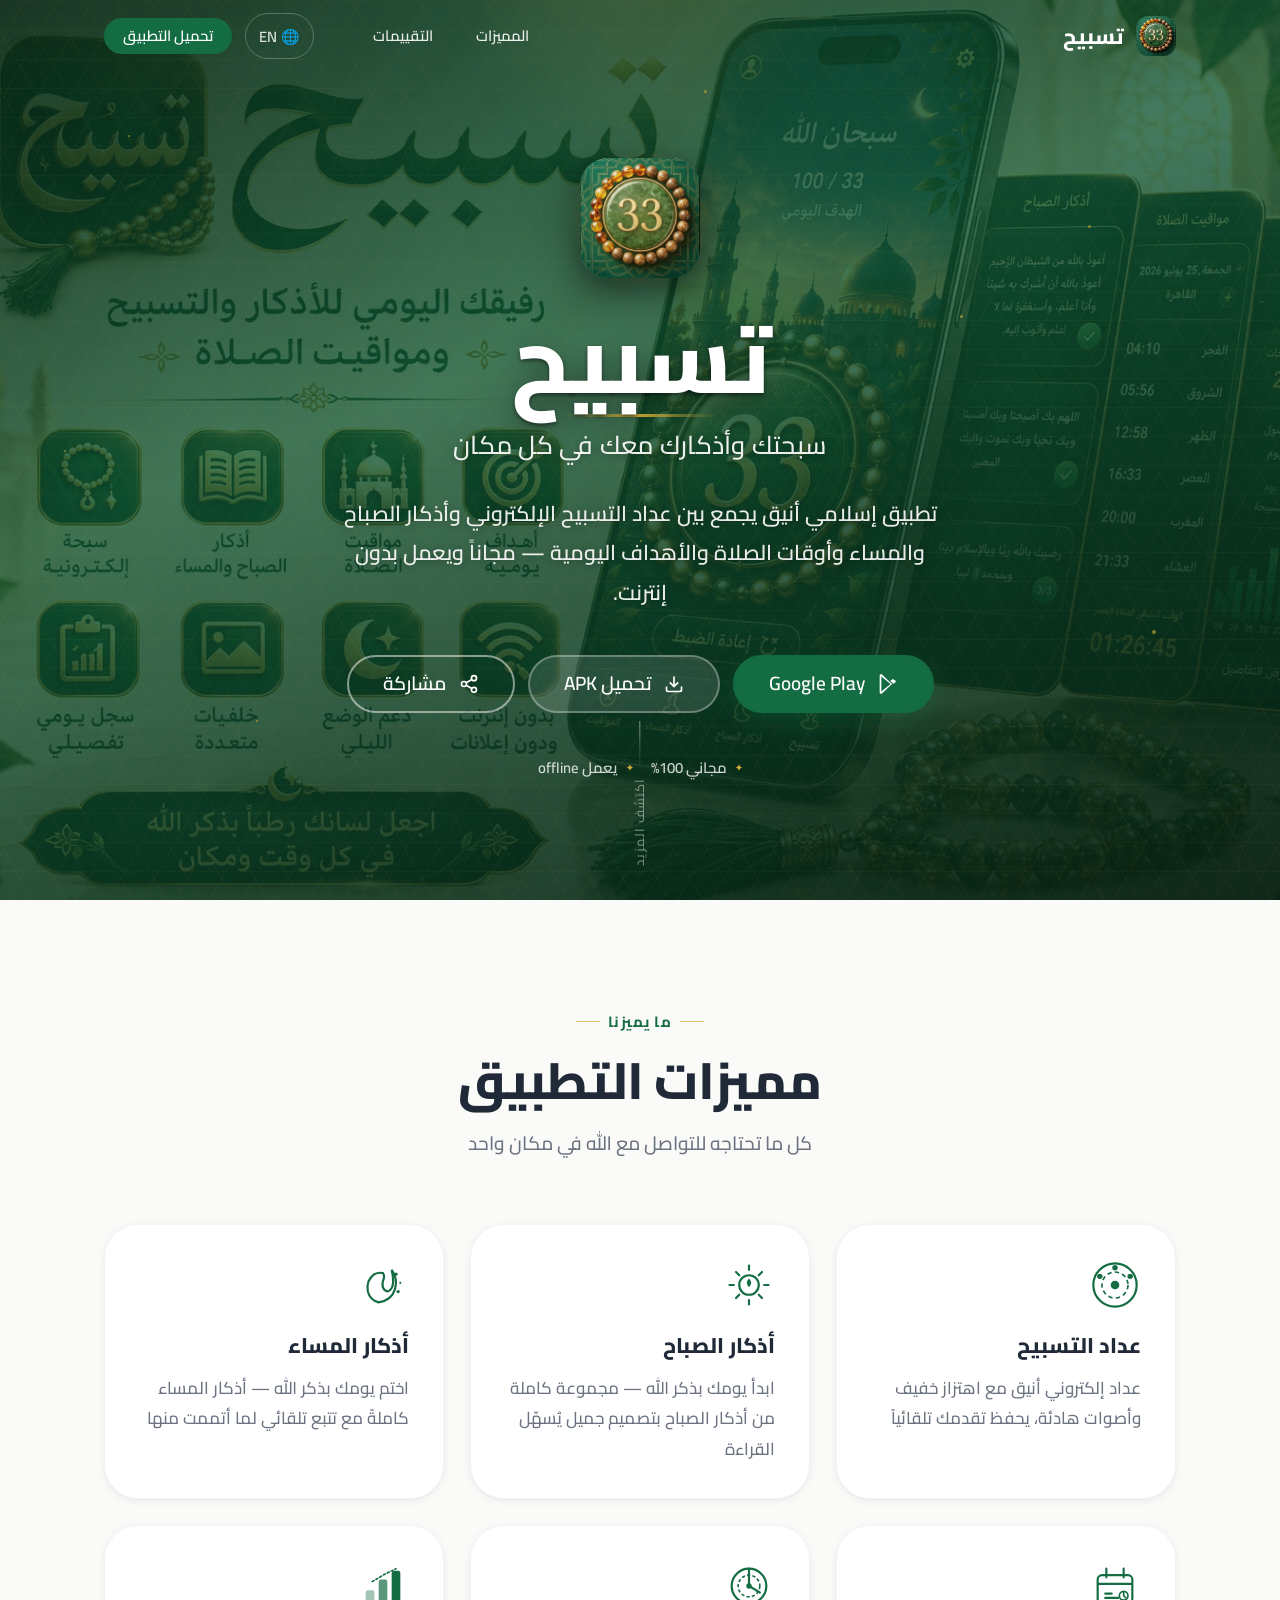
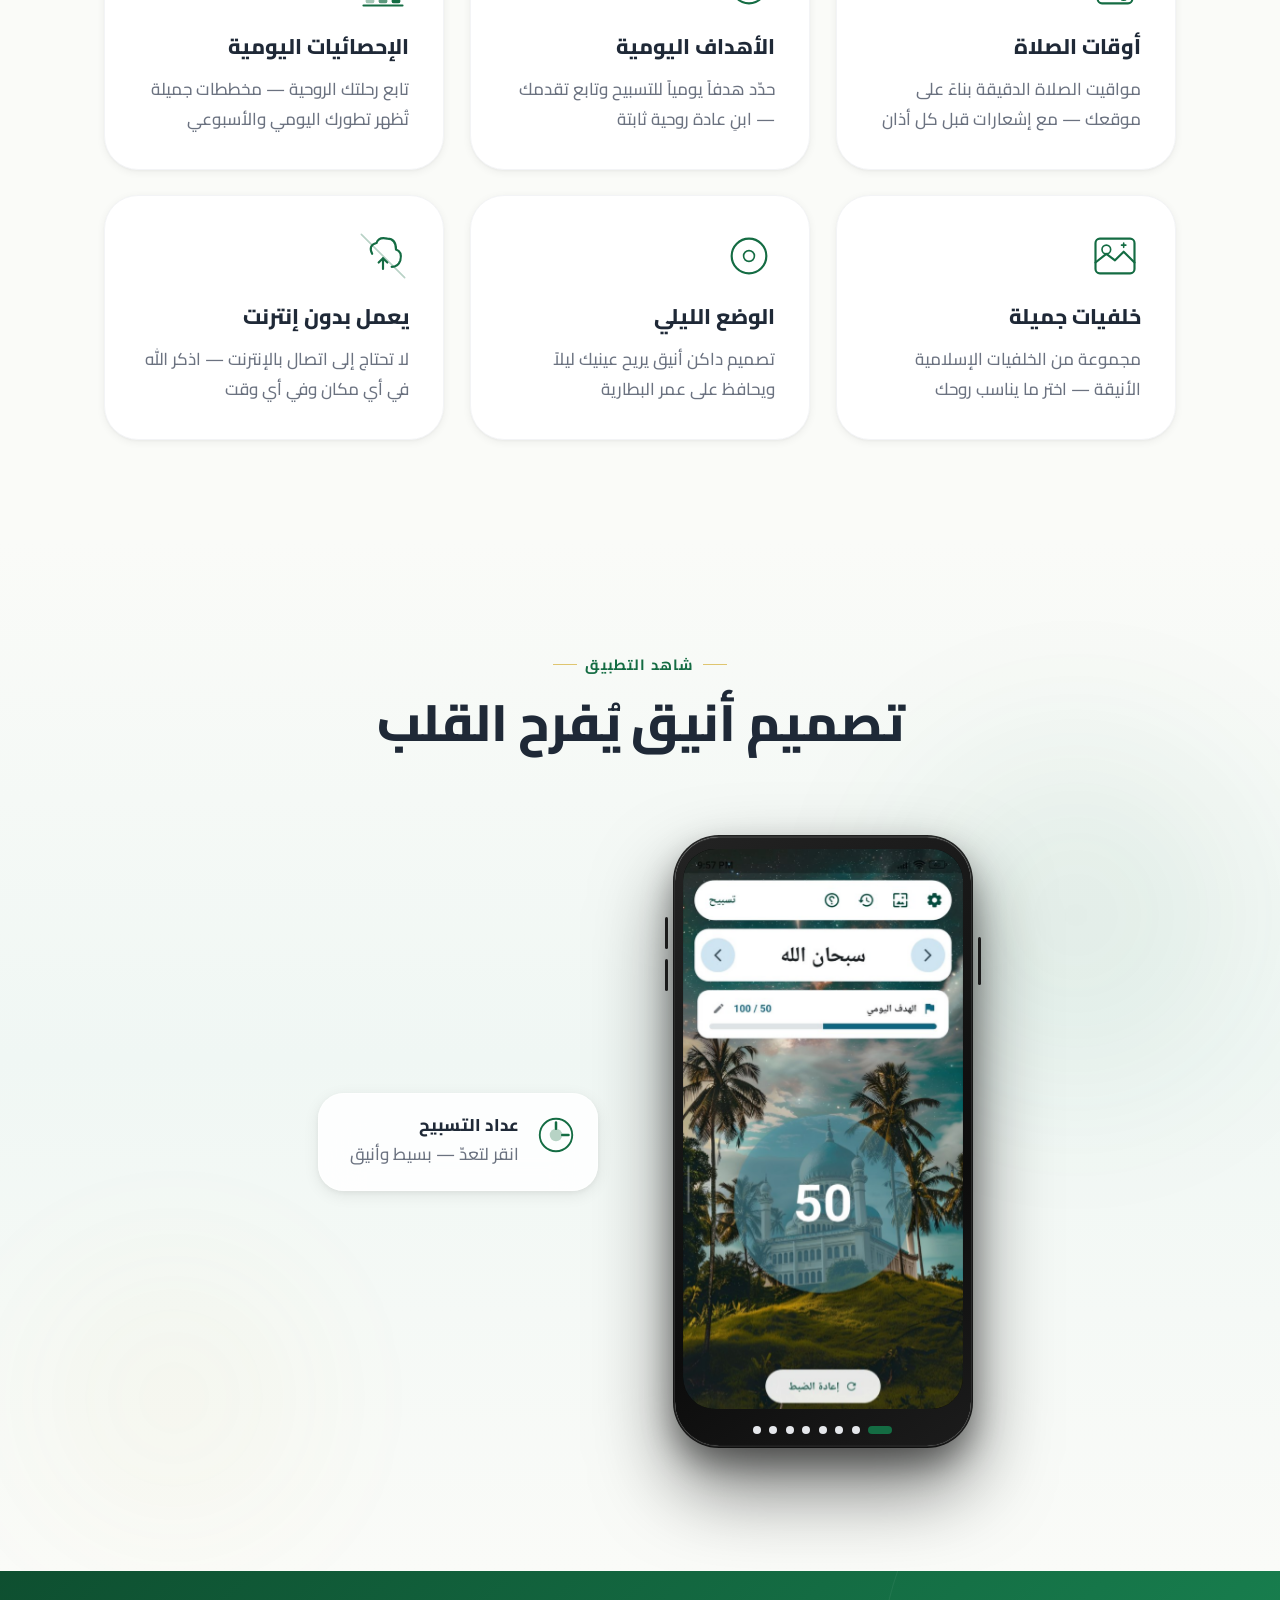
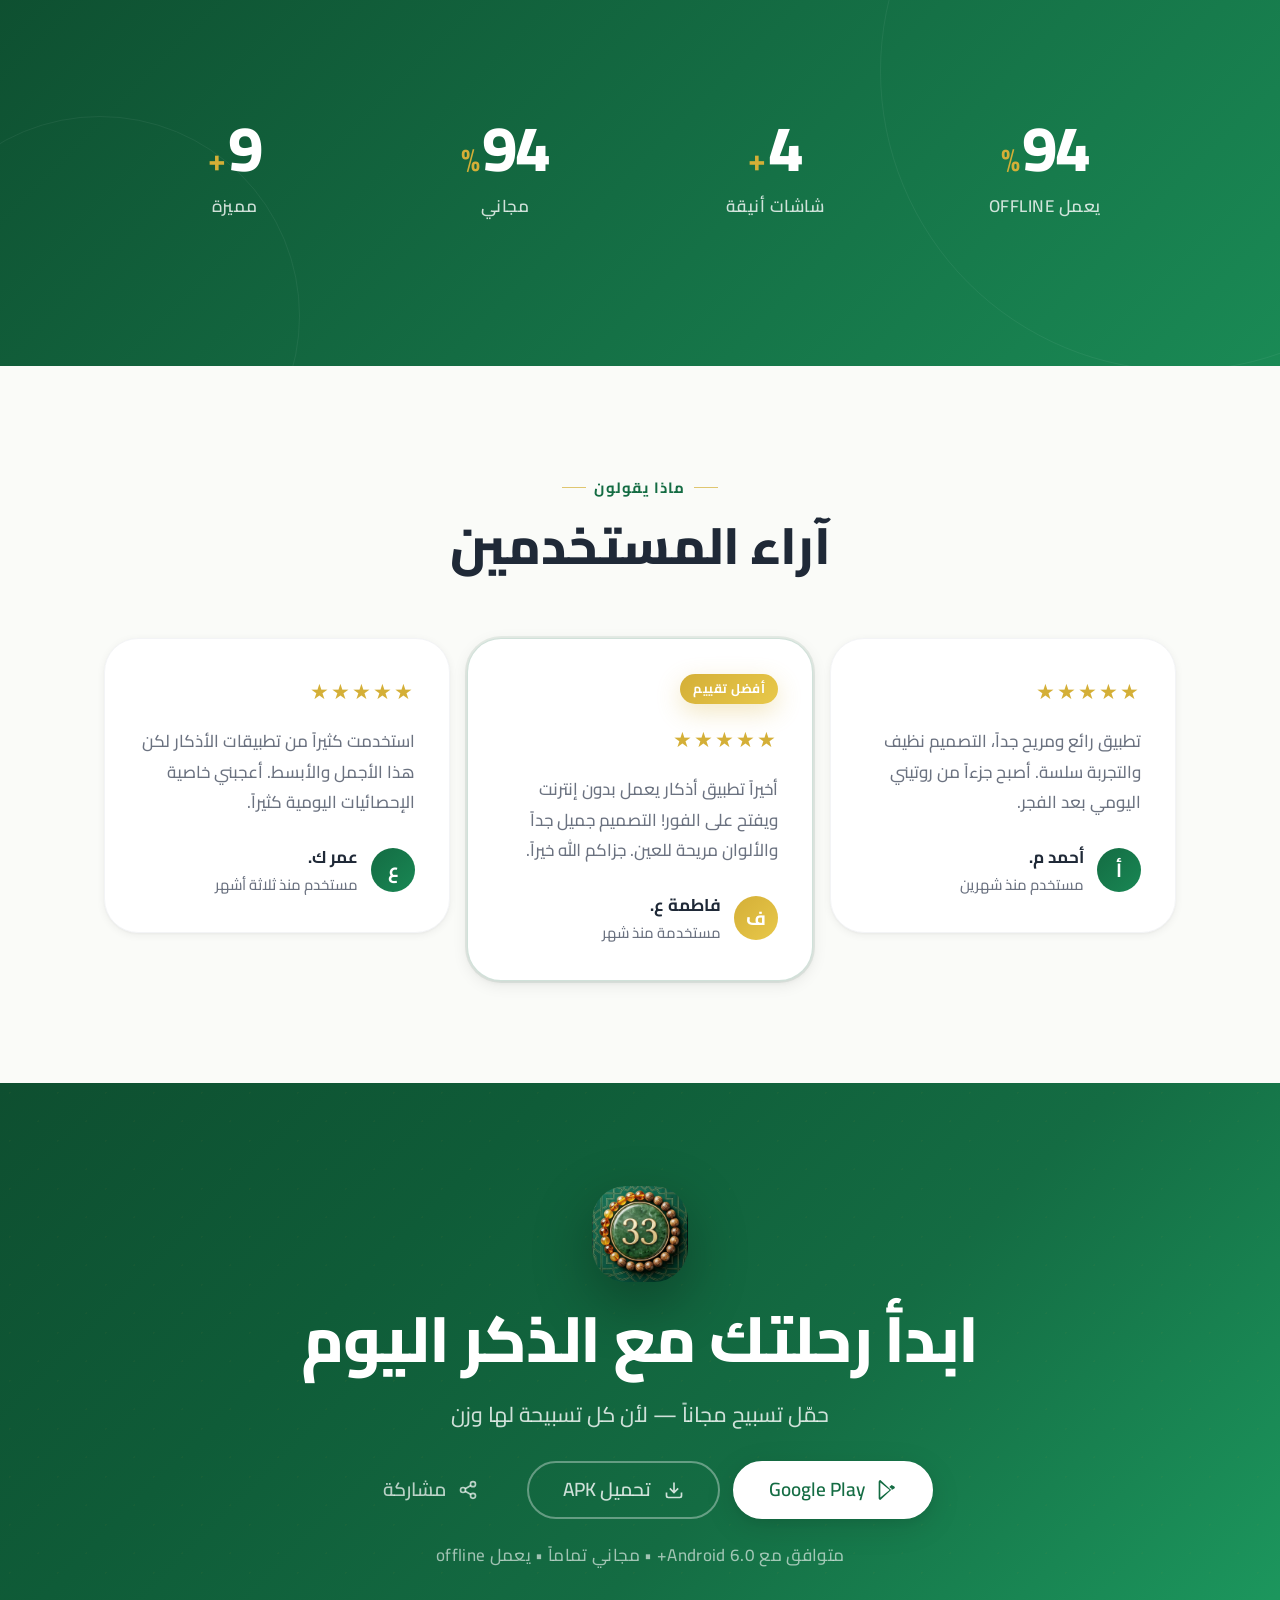
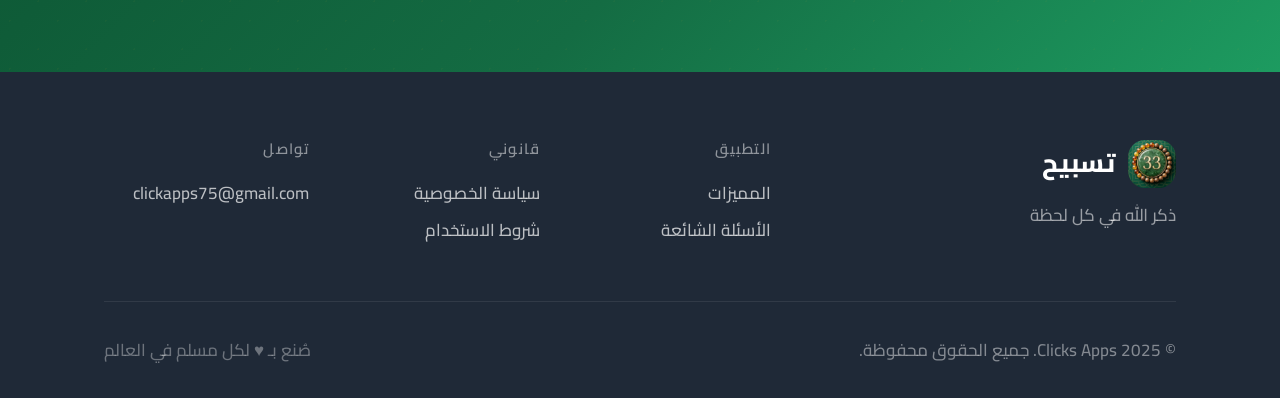
<file: index.html>
<!DOCTYPE html>
<html lang="ar" dir="rtl">
<head>
  <!-- ============================================================
       META & SEO
  ============================================================ -->
  <meta charset="UTF-8" />
  <meta name="viewport" content="width=device-width, initial-scale=1.0" />
  <meta http-equiv="X-UA-Compatible" content="IE=edge" />

  <!-- Primary Meta -->
  <title>تسبيح | Tasbeeh — سبحتك وأذكارك معك في كل مكان</title>
  <meta name="description" content="تسبيح — تطبيق إسلامي أنيق لعداد التسبيح والأذكار وأوقات الصلاة. مجاني ويعمل بدون إنترنت. Tasbeeh — elegant Islamic app for dhikr counter, morning/evening azkar, and prayer times." />
  <meta name="keywords" content="تسبيح, tasbeeh, أذكار, azkar, prayer times, أوقات الصلاة, عداد تسبيح, dhikr counter, islamic app, تطبيق إسلامي, clicks apps" />
  <meta name="author" content="Clicks Apps" />
  <meta name="robots" content="index, follow" />
  <link rel="canonical" href="https://clickapps75.github.io/tasbeeh/" />

  <!-- Open Graph -->
  <meta property="og:type" content="website" />
  <meta property="og:url" content="https://clickapps75.github.io/tasbeeh/" />
  <meta property="og:title" content="تسبيح | Tasbeeh — سبحتك وأذكارك معك في كل مكان" />
  <meta property="og:description" content="تطبيق إسلامي أنيق لعداد التسبيح والأذكار وأوقات الصلاة. مجاني ويعمل بدون إنترنت." />
  <meta property="og:image" content="assets/og-image.jpg" />
  <meta property="og:image:width" content="1200" />
  <meta property="og:image:height" content="630" />
  <meta property="og:locale" content="ar_SA" />
  <meta property="og:locale:alternate" content="en_US" />
  <meta property="og:site_name" content="Tasbeeh by Clicks Apps" />

  <!-- Twitter Card -->
  <meta name="twitter:card" content="summary_large_image" />
  <meta name="twitter:title" content="تسبيح | Tasbeeh — سبحتك وأذكارك معك في كل مكان" />
  <meta name="twitter:description" content="سبحتك وأذكارك معك في كل مكان — تطبيق إسلامي مجاني." />
  <meta name="twitter:image" content="assets/og-image.jpg" />

  <!-- Theme & PWA -->
  <meta name="theme-color" content="#146C43" />
  <meta name="mobile-web-app-capable" content="yes" />
  <meta name="apple-mobile-web-app-capable" content="yes" />
  <meta name="apple-mobile-web-app-status-bar-style" content="default" />
  <meta name="apple-mobile-web-app-title" content="Tasbeeh" />
  <link rel="manifest" href="manifest.json" />

  <!-- Favicons -->
  <link rel="icon" type="image/png" sizes="32x32" href="assets/favicon-32.png" />
  <link rel="icon" type="image/png" sizes="16x16" href="assets/favicon-16.png" />
  <link rel="apple-touch-icon" sizes="180x180" href="assets/apple-touch-icon.png" />

  <!-- Fonts -->
  <link rel="preconnect" href="https://fonts.googleapis.com" />
  <link rel="preconnect" href="https://fonts.gstatic.com" crossorigin />
  <link href="https://fonts.googleapis.com/css2?family=Cairo:wght@300;400;500;600;700;800;900&family=Inter:wght@300;400;500;600;700&display=swap" rel="stylesheet" />

  <!-- Stylesheets -->
  <link rel="stylesheet" href="css/style.css" />
  <link rel="stylesheet" href="css/animations.css" />
  <link rel="stylesheet" href="css/responsive.css" />

  <!-- Schema.org Structured Data -->
  <script type="application/ld+json">
  {
    "@context": "https://schema.org",
    "@type": "MobileApplication",
    "name": "Tasbeeh",
    "alternateName": "تسبيح",
    "description": "Islamic app for dhikr counter, morning/evening azkar, prayer times, and daily goals.",
    "applicationCategory": "LifestyleApplication",
    "operatingSystem": "ANDROID",
    "offers": {
      "@type": "Offer",
      "price": "0",
      "priceCurrency": "USD"
    },
    "author": {
      "@type": "Organization",
      "name": "Clicks Apps",
      "email": "clickapps75@gmail.com"
    },
    "downloadUrl": "https://play.google.com/store/apps/details?id=com.tasbeeh.tasbeeh_app",
    "screenshot": "assets/screenshots/screen1.jpg",
    "featureList": [
      "Electronic Tasbeeh Counter",
      "Morning Azkar",
      "Evening Azkar",
      "Prayer Times",
      "Daily Goals",
      "Daily Statistics",
      "Beautiful Wallpapers",
      "Dark Mode",
      "Works Offline",
      ]
  }
  </script>
</head>

<body class="lang-ar">

  <!-- ============================================================
       LOADING SCREEN
  ============================================================ -->
  <div id="loader" class="loader" aria-hidden="true">
    <div class="loader__inner">
      <div class="loader__icon">
        <img src="assets/logo.png" alt="Tasbeeh" width="72" height="72" />
      </div>
      <div class="loader__ring"></div>
    </div>
  </div>

  <!-- ============================================================
       NAVIGATION
  ============================================================ -->
  <header class="nav" id="nav" role="banner">
    <div class="nav__container">

      <!-- Logo -->
      <a href="#" class="nav__logo" aria-label="Tasbeeh - Home">
        <img src="assets/logo.png" alt="Tasbeeh Logo" width="40" height="40" class="nav__logo-img" />
        <span class="nav__logo-text" data-ar="تسبيح" data-en="Tasbeeh">تسبيح</span>
      </a>

      <!-- Desktop Navigation Links -->
      <nav class="nav__links" aria-label="Primary navigation">
        <a href="#features"   class="nav__link" data-ar="المميزات"    data-en="Features">المميزات</a>
        <a href="#reviews"    class="nav__link" data-ar="التقييمات"   data-en="Reviews">التقييمات</a>
      </nav>

      <!-- Nav Actions -->
      <div class="nav__actions">
        <!-- Language Toggle -->
        <button class="lang-toggle" id="langToggle" aria-label="Switch language" title="Switch language">
          <span class="lang-toggle__icon">🌐</span>
          <span class="lang-toggle__label" data-ar="EN" data-en="AR">EN</span>
        </button>

        <!-- CTA -->
        <a href="https://play.google.com/store/apps/details?id=com.tasbeeh.tasbeeh_app"
           class="btn btn--primary btn--sm nav__cta"
           data-ar="تحميل التطبيق"
           data-en="Download App"
           aria-label="Download Tasbeeh on Google Play"
           target="_blank" rel="noopener noreferrer">
          تحميل التطبيق
        </a>

        <!-- Mobile Menu Toggle -->
        <button class="nav__hamburger" id="menuToggle" aria-label="Toggle menu" aria-expanded="false">
          <span></span><span></span><span></span>
        </button>
      </div>
    </div>

    <!-- Mobile Menu -->
    <div class="nav__mobile" id="mobileMenu" aria-hidden="true">
      <a href="#features"    class="nav__mobile-link" data-ar="المميزات"     data-en="Features">المميزات</a>
      <a href="#reviews"     class="nav__mobile-link" data-ar="التقييمات"    data-en="Reviews">التقييمات</a>
      <a href="https://play.google.com/store/apps/details?id=com.tasbeeh.tasbeeh_app"
         class="btn btn--primary nav__mobile-cta"
         data-ar="تحميل التطبيق"
         data-en="Download App"
         target="_blank" rel="noopener noreferrer">تحميل التطبيق</a>
    </div>
  </header>

  <!-- ============================================================
       HERO SECTION
  ============================================================ -->
  <section class="hero" id="hero" aria-label="Hero section">

    <!-- Background layers -->
    <div class="hero__bg" aria-hidden="true">
      <div class="hero__bg-image"></div>
      <div class="hero__bg-overlay"></div>
      <div class="hero__bg-pattern"></div>
      <div class="hero__bg-bloom"></div>
    </div>

    <!-- Floating ambient particles -->
    <div class="hero__particles" aria-hidden="true">
      <span class="particle"></span><span class="particle"></span>
      <span class="particle"></span><span class="particle"></span>
      <span class="particle"></span><span class="particle"></span>
      <span class="particle"></span><span class="particle"></span>
    </div>

    <!-- Hero Content -->
    <div class="hero__content">

      <!-- App Icon — floating -->
      <div class="hero__icon-wrap reveal-scale">
        <div class="hero__icon-glow" aria-hidden="true"></div>
        <img src="assets/logo.png" alt="Tasbeeh App Icon" class="hero__icon" width="120" height="120" />
      </div>

      <!-- Title -->
      <h1 class="hero__title reveal-up">
        <span class="hero__title-arabic" data-ar="تسبيح" data-en="Tasbeeh">تسبيح</span>
        <span class="hero__title-divider" aria-hidden="true"></span>
        <span class="hero__title-tagline" data-ar="سبحتك وأذكارك معك في كل مكان" data-en="Your Tasbeeh & Azkar, Wherever You Are">سبحتك وأذكارك معك في كل مكان</span>
      </h1>

      <!-- Description -->
      <p class="hero__description reveal-up reveal-delay-1"
         data-ar="تطبيق إسلامي أنيق يجمع بين عداد التسبيح الإلكتروني وأذكار الصباح والمساء وأوقات الصلاة والأهداف اليومية — مجاناً ويعمل بدون إنترنت."
         data-en="An elegant Islamic companion bringing together an electronic dhikr counter, morning & evening azkar, prayer times, and daily goals — completely free and offline-ready.">
        تطبيق إسلامي أنيق يجمع بين عداد التسبيح الإلكتروني وأذكار الصباح والمساء وأوقات الصلاة والأهداف اليومية — مجاناً ويعمل بدون إنترنت.
      </p>

      <!-- CTA Buttons -->
      <div class="hero__cta reveal-up reveal-delay-2" role="group" aria-label="Download options">

        <!-- Primary: Google Play -->
        <a href="https://play.google.com/store/apps/details?id=com.tasbeeh.tasbeeh_app"
           class="btn btn--primary btn--lg hero__btn-play"
           data-ar="Google Play"
           data-en="Google Play"
           aria-label="Download Tasbeeh on Google Play"
           target="_blank" rel="noopener noreferrer">
          <svg class="btn__icon" viewBox="0 0 24 24" fill="currentColor" aria-hidden="true">
            <path d="M3.18 23.76c.37.2.8.22 1.19.06L16.91 12 4.37.18C3.98.02 3.55.04 3.18.24 2.46.64 2 1.4 2 2.23v19.54c0 .83.46 1.59 1.18 1.99zm.82-20.9 11.1 9.14L4 21.14V2.86zm13.57 7.72-2.8-2.3 2.8-2.3 3.17 1.83c.9.52.9 1.72 0 2.24l-3.17 1.83-.01-.01 .01-.01z"/>
          </svg>
          Google Play
        </a>

        <!-- Secondary: GitHub latest -->
        <a href="https://github.com/clickapps75/Tasbeeh/releases/download/1.0.8/app-release.apk"
           class="btn btn--ghost btn--lg hero__btn-download"
           data-ar="تحميل APK"
           data-en="Download APK"
           aria-label="Download latest APK from GitHub"
           target="_blank" rel="noopener noreferrer">
          <svg class="btn__icon" viewBox="0 0 24 24" fill="none" stroke="currentColor" stroke-width="2" aria-hidden="true">
            <path d="M21 15v4a2 2 0 01-2 2H5a2 2 0 01-2-2v-4M7 10l5 5 5-5M12 15V3"/>
          </svg>
          تحميل APK
        </a>

        <button class="btn btn--outline btn--lg hero__btn-share" id="shareBtn"
                data-ar="مشاركة"
                data-en="Share"
                aria-label="Share Tasbeeh app">
          <svg class="btn__icon" viewBox="0 0 24 24" fill="none" stroke="currentColor" stroke-width="2" aria-hidden="true">
            <circle cx="18" cy="5" r="3"/><circle cx="6" cy="12" r="3"/><circle cx="18" cy="19" r="3"/>
            <line x1="8.59" y1="13.51" x2="15.42" y2="17.49"/><line x1="15.41" y1="6.51" x2="8.59" y2="10.49"/>
          </svg>
          مشاركة
        </button>
      </div>

      <!-- Hero Trust Badges -->
      <div class="hero__badges reveal-up reveal-delay-3" aria-label="App highlights">
        <div class="badge">
          <span class="badge__icon">✦</span>
          <span data-ar="مجاني 100%" data-en="100% Free">مجاني 100%</span>
        </div>
        <div class="badge">
          <span class="badge__icon">✦</span>
          <span data-ar="يعمل offline" data-en="Works Offline">يعمل offline</span>
        </div>
      </div>

    </div>

    <!-- Hero Scroll Indicator -->
    <div class="hero__scroll" aria-hidden="true">
      <div class="hero__scroll-line"></div>
      <span class="hero__scroll-text" data-ar="اكتشف المزيد" data-en="Discover More">اكتشف المزيد</span>
    </div>
  </section>

  <!-- ============================================================
       FEATURES SECTION
  ============================================================ -->
  <section class="features section" id="features" aria-labelledby="features-heading">
    <div class="container">

      <!-- Section Header -->
      <div class="section__header">
        <span class="section__eyebrow" data-ar="ما يميزنا" data-en="What Sets Us Apart">ما يميزنا</span>
        <h2 class="section__title" id="features-heading"
            data-ar="مميزات التطبيق"
            data-en="App Features">مميزات التطبيق</h2>
        <p class="section__subtitle"
           data-ar="كل ما تحتاجه للتواصل مع الله في مكان واحد"
           data-en="Everything you need to connect with Allah, in one place">
          كل ما تحتاجه للتواصل مع الله في مكان واحد
        </p>
      </div>

      <!-- Features Grid -->
      <div class="features__grid" role="list">

        <!-- Feature 1: Tasbeeh Counter -->
        <article class="feature-card reveal-card" role="listitem">
          <div class="feature-card__icon-wrap">
            <div class="feature-card__icon" aria-hidden="true">
              <svg viewBox="0 0 48 48" fill="none">
                <circle cx="24" cy="24" r="20" stroke="currentColor" stroke-width="2"/>
                <circle cx="24" cy="24" r="12" stroke="currentColor" stroke-width="1.5" stroke-dasharray="4 3"/>
                <circle cx="24" cy="24" r="4" fill="currentColor"/>
                <circle cx="24" cy="8"  r="2.5" fill="currentColor"/>
                <circle cx="38" cy="16" r="2.5" fill="currentColor"/>
                <circle cx="10" cy="16" r="2.5" fill="currentColor"/>
              </svg>
            </div>
          </div>
          <h3 class="feature-card__title" data-ar="عداد التسبيح" data-en="Tasbeeh Counter">عداد التسبيح</h3>
          <p class="feature-card__desc"
             data-ar="عداد إلكتروني أنيق مع اهتزاز خفيف وأصوات هادئة، يحفظ تقدمك تلقائياً"
             data-en="Elegant electronic counter with gentle haptics and ambient sounds — saves your progress automatically">
            عداد إلكتروني أنيق مع اهتزاز خفيف وأصوات هادئة، يحفظ تقدمك تلقائياً
          </p>
          <div class="feature-card__glow" aria-hidden="true"></div>
        </article>

        <!-- Feature 2: Morning Azkar -->
        <article class="feature-card reveal-card" role="listitem">
          <div class="feature-card__icon-wrap">
            <div class="feature-card__icon" aria-hidden="true">
              <svg viewBox="0 0 48 48" fill="none">
                <path d="M24 6 L24 10M6 24 L10 24M38 24 L42 24M24 38 L24 42" stroke="currentColor" stroke-width="2" stroke-linecap="round"/>
                <path d="M12 12 L15 15M33 15 L36 12M12 36 L15 33M33 33 L36 36" stroke="currentColor" stroke-width="2" stroke-linecap="round"/>
                <circle cx="24" cy="24" r="9" stroke="currentColor" stroke-width="2"/>
                <path d="M24 18 Q28 22 24 26 Q20 22 24 18Z" fill="currentColor"/>
              </svg>
            </div>
          </div>
          <h3 class="feature-card__title" data-ar="أذكار الصباح" data-en="Morning Azkar">أذكار الصباح</h3>
          <p class="feature-card__desc"
             data-ar="ابدأ يومك بذكر الله — مجموعة كاملة من أذكار الصباح بتصميم جميل يُسهّل القراءة"
             data-en="Begin your day remembering Allah — a complete collection of morning supplications with beautiful, readable design">
            ابدأ يومك بذكر الله — مجموعة كاملة من أذكار الصباح بتصميم جميل يُسهّل القراءة
          </p>
          <div class="feature-card__glow" aria-hidden="true"></div>
        </article>

        <!-- Feature 3: Evening Azkar -->
        <article class="feature-card reveal-card" role="listitem">
          <div class="feature-card__icon-wrap">
            <div class="feature-card__icon" aria-hidden="true">
              <svg viewBox="0 0 48 48" fill="none">
                <path d="M32 10 Q38 18 35 28 Q32 38 20 40 Q12 38 10 30 Q8 20 16 14 Q20 12 24 13 Q26 16 24 20 Q22 28 28 30 Q36 28 32 10Z" stroke="currentColor" stroke-width="2" fill="none"/>
                <circle cx="36" cy="14" r="1.5" fill="currentColor"/>
                <circle cx="40" cy="22" r="1" fill="currentColor"/>
                <circle cx="38" cy="30" r="1.5" fill="currentColor"/>
              </svg>
            </div>
          </div>
          <h3 class="feature-card__title" data-ar="أذكار المساء" data-en="Evening Azkar">أذكار المساء</h3>
          <p class="feature-card__desc"
             data-ar="اختم يومك بذكر الله — أذكار المساء كاملةً مع تتبع تلقائي لما أتممت منها"
             data-en="End your day with Allah's remembrance — complete evening azkar with automatic tracking">
            اختم يومك بذكر الله — أذكار المساء كاملةً مع تتبع تلقائي لما أتممت منها
          </p>
          <div class="feature-card__glow" aria-hidden="true"></div>
        </article>

        <!-- Feature 4: Prayer Times -->
        <article class="feature-card reveal-card" role="listitem">
          <div class="feature-card__icon-wrap">
            <div class="feature-card__icon" aria-hidden="true">
              <svg viewBox="0 0 48 48" fill="none">
                <rect x="8" y="14" width="32" height="26" rx="4" stroke="currentColor" stroke-width="2"/>
                <path d="M8 22 L40 22" stroke="currentColor" stroke-width="2"/>
                <path d="M16 8 L16 16M32 8 L32 16" stroke="currentColor" stroke-width="2" stroke-linecap="round"/>
                <path d="M15 31 L21 31M15 35 L27 35" stroke="currentColor" stroke-width="2" stroke-linecap="round"/>
                <circle cx="32" cy="33" r="4" stroke="currentColor" stroke-width="1.5"/>
                <path d="M32 30 L32 33 L34 35" stroke="currentColor" stroke-width="1.5" stroke-linecap="round"/>
              </svg>
            </div>
          </div>
          <h3 class="feature-card__title" data-ar="أوقات الصلاة" data-en="Prayer Times">أوقات الصلاة</h3>
          <p class="feature-card__desc"
             data-ar="مواقيت الصلاة الدقيقة بناءً على موقعك — مع إشعارات قبل كل أذان"
             data-en="Accurate prayer times based on your location — with gentle notifications before each adhan">
            مواقيت الصلاة الدقيقة بناءً على موقعك — مع إشعارات قبل كل أذان
          </p>
          <div class="feature-card__glow" aria-hidden="true"></div>
        </article>

        <!-- Feature 5: Daily Goals -->
        <article class="feature-card reveal-card" role="listitem">
          <div class="feature-card__icon-wrap">
            <div class="feature-card__icon" aria-hidden="true">
              <svg viewBox="0 0 48 48" fill="none">
                <circle cx="24" cy="24" r="16" stroke="currentColor" stroke-width="2"/>
                <circle cx="24" cy="24" r="10" stroke="currentColor" stroke-width="1.5" stroke-dasharray="3 2"/>
                <path d="M24 8 L24 24 L34 30" stroke="currentColor" stroke-width="2" stroke-linecap="round"/>
                <circle cx="24" cy="24" r="2.5" fill="currentColor"/>
              </svg>
            </div>
          </div>
          <h3 class="feature-card__title" data-ar="الأهداف اليومية" data-en="Daily Goals">الأهداف اليومية</h3>
          <p class="feature-card__desc"
             data-ar="حدّد هدفاً يومياً للتسبيح وتابع تقدمك — ابنِ عادة روحية ثابتة"
             data-en="Set your daily dhikr goal and track your progress — build a consistent spiritual habit">
            حدّد هدفاً يومياً للتسبيح وتابع تقدمك — ابنِ عادة روحية ثابتة
          </p>
          <div class="feature-card__glow" aria-hidden="true"></div>
        </article>

        <!-- Feature 6: Statistics -->
        <article class="feature-card reveal-card" role="listitem">
          <div class="feature-card__icon-wrap">
            <div class="feature-card__icon" aria-hidden="true">
              <svg viewBox="0 0 48 48" fill="none">
                <rect x="8" y="28" width="8" height="12" rx="2" fill="currentColor" opacity=".4"/>
                <rect x="20" y="18" width="8" height="22" rx="2" fill="currentColor" opacity=".7"/>
                <rect x="32" y="10" width="8" height="30" rx="2" fill="currentColor"/>
                <path d="M6 42 L42 42" stroke="currentColor" stroke-width="2" stroke-linecap="round"/>
                <path d="M14 20 L24 14 L36 8" stroke="currentColor" stroke-width="1.5" stroke-linecap="round" stroke-dasharray="2 2"/>
              </svg>
            </div>
          </div>
          <h3 class="feature-card__title" data-ar="الإحصائيات اليومية" data-en="Daily Statistics">الإحصائيات اليومية</h3>
          <p class="feature-card__desc"
             data-ar="تابع رحلتك الروحية — مخططات جميلة تُظهر تطورك اليومي والأسبوعي"
             data-en="Follow your spiritual journey — beautiful charts showing your daily and weekly progress">
            تابع رحلتك الروحية — مخططات جميلة تُظهر تطورك اليومي والأسبوعي
          </p>
          <div class="feature-card__glow" aria-hidden="true"></div>
        </article>

        <!-- Feature 7: Wallpapers -->
        <article class="feature-card reveal-card" role="listitem">
          <div class="feature-card__icon-wrap">
            <div class="feature-card__icon" aria-hidden="true">
              <svg viewBox="0 0 48 48" fill="none">
                <rect x="6" y="8" width="36" height="32" rx="4" stroke="currentColor" stroke-width="2"/>
                <circle cx="16" cy="18" r="4" stroke="currentColor" stroke-width="1.5"/>
                <path d="M6 30 L16 22 L24 28 L32 20 L42 30" stroke="currentColor" stroke-width="2" stroke-linecap="round" stroke-linejoin="round"/>
                <path d="M30 14 L34 14M32 12 L32 16" stroke="currentColor" stroke-width="1.5" stroke-linecap="round"/>
              </svg>
            </div>
          </div>
          <h3 class="feature-card__title" data-ar="خلفيات جميلة" data-en="Beautiful Wallpapers">خلفيات جميلة</h3>
          <p class="feature-card__desc"
             data-ar="مجموعة من الخلفيات الإسلامية الأنيقة — اختر ما يناسب روحك"
             data-en="A curated collection of elegant Islamic wallpapers — choose what speaks to your soul">
            مجموعة من الخلفيات الإسلامية الأنيقة — اختر ما يناسب روحك
          </p>
          <div class="feature-card__glow" aria-hidden="true"></div>
        </article>

        <!-- Feature 8: Dark Mode -->
        <article class="feature-card reveal-card" role="listitem">
          <div class="feature-card__icon-wrap">
            <div class="feature-card__icon" aria-hidden="true">
              <svg viewBox="0 0 48 48" fill="none">
                <circle cx="24" cy="24" r="16" stroke="currentColor" stroke-width="2"/>
                <path d="M24 8 A16 16 0 0 0 24 40 A16 16 0 0 1 24 8Z" fill="currentColor"/>
                <circle cx="24" cy="24" r="5" stroke="currentColor" stroke-width="1.5"/>
              </svg>
            </div>
          </div>
          <h3 class="feature-card__title" data-ar="الوضع الليلي" data-en="Dark Mode">الوضع الليلي</h3>
          <p class="feature-card__desc"
             data-ar="تصميم داكن أنيق يريح عينيك ليلاً ويحافظ على عمر البطارية"
             data-en="Elegant dark design that rests your eyes at night and extends battery life">
            تصميم داكن أنيق يريح عينيك ليلاً ويحافظ على عمر البطارية
          </p>
          <div class="feature-card__glow" aria-hidden="true"></div>
        </article>

        <!-- Feature 9: Offline -->
        <article class="feature-card reveal-card" role="listitem">
          <div class="feature-card__icon-wrap">
            <div class="feature-card__icon" aria-hidden="true">
              <svg viewBox="0 0 48 48" fill="none">
                <path d="M24 36 L24 26M20 30 L24 26 L28 30" stroke="currentColor" stroke-width="2" stroke-linecap="round" stroke-linejoin="round"/>
                <path d="M14 22 Q10 14 18 12 Q20 6 28 8 Q36 8 36 18 Q42 20 40 28 Q38 34 32 34" stroke="currentColor" stroke-width="2" stroke-linecap="round"/>
                <path d="M4 4 L44 44" stroke="currentColor" stroke-width="1.5" stroke-linecap="round" opacity=".3"/>
              </svg>
            </div>
          </div>
          <h3 class="feature-card__title" data-ar="يعمل بدون إنترنت" data-en="Works Offline">يعمل بدون إنترنت</h3>
          <p class="feature-card__desc"
             data-ar="لا تحتاج إلى اتصال بالإنترنت — اذكر الله في أي مكان وفي أي وقت"
             data-en="No internet connection needed — remember Allah anywhere, anytime">
            لا تحتاج إلى اتصال بالإنترنت — اذكر الله في أي مكان وفي أي وقت
          </p>
          <div class="feature-card__glow" aria-hidden="true"></div>
        </article>

      </div>
    </div>
  </section>

  <!-- ============================================================
       PHONE MOCKUP SECTION (Interactive Carousel)
  ============================================================ -->
  <section class="mockup section" id="mockup" aria-labelledby="mockup-heading">
    <div class="container">
      <div class="section__header">
        <span class="section__eyebrow" data-ar="شاهد التطبيق" data-en="See It In Action">شاهد التطبيق</span>
        <h2 class="section__title" id="mockup-heading"
            data-ar="تصميم أنيق يُفرح القلب"
            data-en="Elegant Design That Delights">تصميم أنيق يُفرح القلب</h2>
      </div>

      <div class="mockup__stage">
        <!-- Decorative blobs -->
        <div class="mockup__blob mockup__blob--1" aria-hidden="true"></div>
        <div class="mockup__blob mockup__blob--2" aria-hidden="true"></div>

        <!-- Phone Frame — Android 14 style -->
        <div class="phone phone--android" aria-label="App screenshots carousel" role="region">
          <div class="phone__frame" aria-hidden="true">
            <!-- Android punch-hole camera (top-center) -->
            <div class="phone__punch"></div>
            <!-- Volume & power buttons -->
            <div class="phone__btn phone__btn--vol-up"></div>
            <div class="phone__btn phone__btn--vol-down"></div>
            <div class="phone__btn phone__btn--power"></div>
          </div>

          <!-- Screen Slider -->
          <div class="phone__screen">
            <div class="phone__slides" id="phoneSlides" role="list">
              <div class="phone__slide" role="listitem">
                <img src="assets/screenshots/screen1.jpg" alt="عداد التسبيح — Tasbeeh counter" loading="eager" width="280" height="535" />
              </div>
              <div class="phone__slide" role="listitem">
                <img src="assets/screenshots/screen4.jpg" alt="أذكار الصباح — Morning Azkar" loading="lazy" width="280" height="535" />
              </div>
              <div class="phone__slide" role="listitem">
                <img src="assets/screenshots/screen3.jpg" alt="أذكار المساء — Evening Azkar" loading="lazy" width="280" height="535" />
              </div>
              <div class="phone__slide" role="listitem">
                <img src="assets/screenshots/screen2.jpg" alt="أوقات الصلاة — Prayer Times" loading="lazy" width="280" height="535" />
              </div>
              <div class="phone__slide" role="listitem">
                <img src="assets/screenshots/screen6.jpg" alt="السجل اليومي — Daily Log" loading="lazy" width="280" height="535" />
              </div>
              <div class="phone__slide" role="listitem">
                <img src="assets/screenshots/screen5.jpg" alt="الإعدادات — Settings" loading="lazy" width="280" height="535" />
              </div>
              <div class="phone__slide" role="listitem">
                <img src="assets/screenshots/screen7.jpg" alt="الخلفيات — Wallpapers" loading="lazy" width="280" height="535" />
              </div>
              <div class="phone__slide" role="listitem">
                <img src="assets/screenshots/screen8.jpg" alt="الحمد لله — Counter 2" loading="lazy" width="280" height="535" />
              </div>
            </div>
          </div>

          <!-- Slide Dots -->
          <div class="phone__dots" role="tablist" aria-label="Screenshot navigation">
            <button class="phone__dot active" role="tab" aria-selected="true"  aria-label="Screenshot 1"></button>
            <button class="phone__dot" role="tab" aria-selected="false" aria-label="Screenshot 2"></button>
            <button class="phone__dot" role="tab" aria-selected="false" aria-label="Screenshot 3"></button>
            <button class="phone__dot" role="tab" aria-selected="false" aria-label="Screenshot 4"></button>
            <button class="phone__dot" role="tab" aria-selected="false" aria-label="Screenshot 5"></button>
            <button class="phone__dot" role="tab" aria-selected="false" aria-label="Screenshot 6"></button>
            <button class="phone__dot" role="tab" aria-selected="false" aria-label="Screenshot 7"></button>
            <button class="phone__dot" role="tab" aria-selected="false" aria-label="Screenshot 8"></button>
          </div>
        </div>

        <!-- Side content -->
        <div class="mockup__info">
          <div class="mockup__info-item reveal-left" id="mockupInfoItem">
            <div class="mockup__info-icon" aria-hidden="true">
              <svg viewBox="0 0 32 32" fill="none">
                <circle cx="16" cy="16" r="13" stroke="currentColor" stroke-width="1.5"/>
                <circle cx="16" cy="16" r="5" fill="currentColor" opacity=".3"/>
                <path d="M16 6 L16 11M26 16 L21 16" stroke="currentColor" stroke-width="2" stroke-linecap="round"/>
              </svg>
            </div>
            <div>
              <h3 class="mockup__info-title" data-ar="عداد التسبيح" data-en="Tasbeeh Counter">عداد التسبيح</h3>
              <p class="mockup__info-text"
                 data-ar="انقر لتعدّ — بسيط وأنيق"
                 data-en="Tap to count — simple and elegant">انقر لتعدّ — بسيط وأنيق</p>
            </div>
          </div>
        </div>

      </div>
    </div>
  </section>


  <!-- ============================================================
       STATISTICS
  ============================================================ -->
  <section class="stats section" id="stats" aria-labelledby="stats-heading">
    <div class="container">
      <h2 class="sr-only" id="stats-heading">App Statistics</h2>
      <div class="stats__grid">
        <div class="stat reveal-scale">
          <div class="stat__value" data-target="100" data-suffix="%" aria-label="100% offline">
            <span class="stat__number">0</span><span class="stat__suffix">%</span>
          </div>
          <div class="stat__label" data-ar="يعمل Offline" data-en="Works Offline">يعمل Offline</div>
        </div>
        <div class="stat reveal-scale reveal-delay-1">
          <div class="stat__value" data-target="4" data-suffix="+" aria-label="4+ screens">
            <span class="stat__number">0</span><span class="stat__suffix">+</span>
          </div>
          <div class="stat__label" data-ar="شاشات أنيقة" data-en="Elegant Screens">شاشات أنيقة</div>
        </div>
        <div class="stat reveal-scale reveal-delay-2">
          <div class="stat__value" data-target="100" data-suffix="%" aria-label="100% free">
            <span class="stat__number">0</span><span class="stat__suffix">%</span>
          </div>
          <div class="stat__label" data-ar="مجاني" data-en="Free">مجاني</div>
        </div>
        <div class="stat reveal-scale reveal-delay-3">
          <div class="stat__value" data-target="10" data-suffix="+" aria-label="10+ features">
            <span class="stat__number">0</span><span class="stat__suffix">+</span>
          </div>
          <div class="stat__label" data-ar="مميزة" data-en="Features">مميزة</div>
        </div>
      </div>
    </div>
  </section>

  <!-- ============================================================
       REVIEWS
  ============================================================ -->
  <section class="reviews section" id="reviews" aria-labelledby="reviews-heading">
    <div class="container">
      <div class="section__header">
        <span class="section__eyebrow" data-ar="ماذا يقولون" data-en="What They Say">ماذا يقولون</span>
        <h2 class="section__title" id="reviews-heading"
            data-ar="آراء المستخدمين"
            data-en="User Reviews">آراء المستخدمين</h2>
      </div>

      <div class="reviews__grid">

        <article class="review-card reveal-card" aria-label="Review from Ahmed">
          <div class="review-card__stars" aria-label="5 stars">
            <span aria-hidden="true">★★★★★</span>
          </div>
          <blockquote class="review-card__text"
             data-ar="تطبيق رائع ومريح جداً، التصميم نظيف والتجربة سلسة. أصبح جزءاً من روتيني اليومي بعد الفجر."
             data-en="Wonderful and very comfortable app. The design is clean and the experience is smooth. It has become part of my daily routine after Fajr.">
            تطبيق رائع ومريح جداً، التصميم نظيف والتجربة سلسة. أصبح جزءاً من روتيني اليومي بعد الفجر.
          </blockquote>
          <footer class="review-card__footer">
            <div class="review-card__avatar" aria-hidden="true">أ</div>
            <div>
              <div class="review-card__name">أحمد م.</div>
              <div class="review-card__date" data-ar="مستخدم منذ شهرين" data-en="User for 2 months">مستخدم منذ شهرين</div>
            </div>
          </footer>
        </article>

        <article class="review-card review-card--featured reveal-card" aria-label="Featured review from Fatima">
          <div class="review-card__badge" data-ar="أفضل تقييم" data-en="Top Review">أفضل تقييم</div>
          <div class="review-card__stars" aria-label="5 stars">
            <span aria-hidden="true">★★★★★</span>
          </div>
          <blockquote class="review-card__text"
             data-ar="أخيراً تطبيق أذكار يعمل بدون إنترنت ويفتح على الفور! التصميم جميل جداً والألوان مريحة للعين. جزاكم الله خيراً."
             data-en="Finally an azkar app that works offline and opens instantly! The design is beautiful and the colors are easy on the eyes. JazakAllah khayran.">
            أخيراً تطبيق أذكار يعمل بدون إنترنت ويفتح على الفور! التصميم جميل جداً والألوان مريحة للعين. جزاكم الله خيراً.
          </blockquote>
          <footer class="review-card__footer">
            <div class="review-card__avatar review-card__avatar--gold" aria-hidden="true">ف</div>
            <div>
              <div class="review-card__name">فاطمة ع.</div>
              <div class="review-card__date" data-ar="مستخدمة منذ شهر" data-en="User for 1 month">مستخدمة منذ شهر</div>
            </div>
          </footer>
        </article>

        <article class="review-card reveal-card" aria-label="Review from Omar">
          <div class="review-card__stars" aria-label="5 stars">
            <span aria-hidden="true">★★★★★</span>
          </div>
          <blockquote class="review-card__text"
             data-ar="استخدمت كثيراً من تطبيقات الأذكار لكن هذا الأجمل والأبسط. أعجبني خاصية الإحصائيات اليومية كثيراً."
             data-en="I've used many azkar apps but this is the most beautiful and simplest. I loved the daily statistics feature very much.">
            استخدمت كثيراً من تطبيقات الأذكار لكن هذا الأجمل والأبسط. أعجبني خاصية الإحصائيات اليومية كثيراً.
          </blockquote>
          <footer class="review-card__footer">
            <div class="review-card__avatar" aria-hidden="true">ع</div>
            <div>
              <div class="review-card__name">عمر ك.</div>
              <div class="review-card__date" data-ar="مستخدم منذ ثلاثة أشهر" data-en="User for 3 months">مستخدم منذ ثلاثة أشهر</div>
            </div>
          </footer>
        </article>

      </div>
    </div>
  </section>


  <!-- ============================================================
       DOWNLOAD CTA
  ============================================================ -->
  <section class="cta section" id="download" aria-labelledby="cta-heading">
    <div class="cta__bg" aria-hidden="true">
      <div class="cta__bg-gradient"></div>
      <div class="cta__bg-pattern"></div>
    </div>
    <div class="container">
      <div class="cta__content">
        <div class="cta__icon reveal-scale" aria-hidden="true">
          <img src="assets/logo.png" alt="" width="96" height="96" />
        </div>
        <h2 class="cta__title reveal-up" id="cta-heading"
            data-ar="ابدأ رحلتك مع الذكر اليوم"
            data-en="Begin Your Dhikr Journey Today">
          ابدأ رحلتك مع الذكر اليوم
        </h2>
        <p class="cta__subtitle reveal-up reveal-delay-1"
           data-ar="حمّل تسبيح مجاناً — لأن كل تسبيحة لها وزن"
           data-en="Download Tasbeeh for free — because every tasbih carries weight">
          حمّل تسبيح مجاناً — لأن كل تسبيحة لها وزن
        </p>
        <div class="cta__buttons reveal-up reveal-delay-2">
          <a href="https://play.google.com/store/apps/details?id=com.tasbeeh.tasbeeh_app"
             class="btn btn--white btn--lg"
             data-ar="Google Play"
             data-en="Google Play"
             aria-label="Download Tasbeeh on Google Play"
             target="_blank" rel="noopener noreferrer">
            <svg class="btn__icon" viewBox="0 0 24 24" fill="currentColor" aria-hidden="true">
              <path d="M3.18 23.76c.37.2.8.22 1.19.06L16.91 12 4.37.18C3.98.02 3.55.04 3.18.24 2.46.64 2 1.4 2 2.23v19.54c0 .83.46 1.59 1.18 1.99zm.82-20.9 11.1 9.14L4 21.14V2.86zm13.57 7.72-2.8-2.3 2.8-2.3 3.17 1.83c.9.52.9 1.72 0 2.24l-3.17 1.83-.01-.01 .01-.01z"/>
            </svg>
            Google Play
          </a>
          <a href="https://github.com/clickapps75/Tasbeeh/releases/download/1.0.8/app-release.apk"
             class="btn btn--outline-white btn--lg"
             data-ar="تحميل APK"
             data-en="Download APK"
             aria-label="Download APK from GitHub"
             target="_blank" rel="noopener noreferrer">
            <svg class="btn__icon" viewBox="0 0 24 24" fill="none" stroke="currentColor" stroke-width="2" aria-hidden="true">
              <path d="M21 15v4a2 2 0 01-2 2H5a2 2 0 01-2-2v-4M7 10l5 5 5-5M12 15V3"/>
            </svg>
            تحميل APK
          </a>
          <button class="btn btn--ghost-white btn--lg" id="shareBtn2"
                  data-ar="مشاركة"
                  data-en="Share"
                  aria-label="Share Tasbeeh">
            <svg class="btn__icon" viewBox="0 0 24 24" fill="none" stroke="currentColor" stroke-width="2" aria-hidden="true">
              <circle cx="18" cy="5" r="3"/><circle cx="6" cy="12" r="3"/><circle cx="18" cy="19" r="3"/>
              <line x1="8.59" y1="13.51" x2="15.42" y2="17.49"/><line x1="15.41" y1="6.51" x2="8.59" y2="10.49"/>
            </svg>
            مشاركة
          </button>
        </div>
        <p class="cta__note reveal-up reveal-delay-3"
           data-ar="متوافق مع Android 6.0+ • مجاني تماماً • يعمل offline"
           data-en="Compatible with Android 6.0+ • Completely Free • Works Offline">
          متوافق مع Android 6.0+ • مجاني تماماً • يعمل offline
        </p>
      </div>
    </div>
  </section>

  <!-- ============================================================
       FOOTER
  ============================================================ -->
  <footer class="footer" role="contentinfo">
    <div class="container">
      <div class="footer__top">
        <div class="footer__brand">
          <a href="#" class="footer__logo" aria-label="Tasbeeh home">
            <img src="assets/logo.png" alt="Tasbeeh" width="48" height="48" />
            <span data-ar="تسبيح" data-en="Tasbeeh">تسبيح</span>
          </a>
          <p class="footer__tagline"
             data-ar="ذكر الله في كل لحظة"
             data-en="Remember Allah Every Moment">ذكر الله في كل لحظة</p>
        </div>

        <nav class="footer__nav" aria-label="Footer navigation">
          <div class="footer__nav-group">
            <h3 class="footer__nav-title" data-ar="التطبيق" data-en="App">التطبيق</h3>
            <a href="#features" class="footer__nav-link" data-ar="المميزات" data-en="Features">المميزات</a>
            <a href="#faq" class="footer__nav-link" data-ar="الأسئلة الشائعة" data-en="FAQ">الأسئلة الشائعة</a>
          </div>
          <div class="footer__nav-group">
            <h3 class="footer__nav-title" data-ar="قانوني" data-en="Legal">قانوني</h3>
            <a href="https://www.termsfeed.com/live/f2a62ebb-0672-4805-8702-5fae7840c171" target="_blank" rel="noopener noreferrer" class="footer__nav-link" data-ar="سياسة الخصوصية" data-en="Privacy Policy">سياسة الخصوصية</a>
            <a href="terms.html"   class="footer__nav-link" data-ar="شروط الاستخدام" data-en="Terms of Service">شروط الاستخدام</a>
          </div>
          <div class="footer__nav-group">
            <h3 class="footer__nav-title" data-ar="تواصل" data-en="Contact">تواصل</h3>
            <a href="mailto:clickapps75@gmail.com" class="footer__nav-link">clickapps75@gmail.com</a>
          </div>
        </nav>
      </div>

      <div class="footer__bottom">
        <p class="footer__copy">
          <span data-ar="© 2025 Clicks Apps. جميع الحقوق محفوظة."
                data-en="© 2025 Clicks Apps. All rights reserved.">
            © 2025 Clicks Apps. جميع الحقوق محفوظة.
          </span>
        </p>
        <p class="footer__made"
           data-ar="صُنع بـ ♥ لكل مسلم في العالم"
           data-en="Made with ♥ for every Muslim in the world">
          صُنع بـ ♥ لكل مسلم في العالم
        </p>
      </div>
    </div>
  </footer>

  <!-- ============================================================
       SHARE MODAL
  ============================================================ -->
  <div class="share-modal" id="shareModal" role="dialog" aria-modal="true" aria-labelledby="shareModalTitle" hidden>
    <div class="share-modal__backdrop" id="shareBackdrop"></div>
    <div class="share-modal__panel">
      <button class="share-modal__close" id="shareModalClose" aria-label="Close share dialog">
        <svg viewBox="0 0 24 24" fill="none" stroke="currentColor" stroke-width="2"><line x1="18" y1="6" x2="6" y2="18"/><line x1="6" y1="6" x2="18" y2="18"/></svg>
      </button>
      <h2 class="share-modal__title" id="shareModalTitle"
          data-ar="شارك تسبيح"
          data-en="Share Tasbeeh">شارك تسبيح</h2>
      <p class="share-modal__subtitle"
         data-ar="شارك التطبيق مع من تحب"
         data-en="Share the app with someone you love">شارك التطبيق مع من تحب</p>
      <div class="share-modal__options">
        <button class="share-option" id="shareWhatsApp" aria-label="Share on WhatsApp">
          <div class="share-option__icon share-option__icon--whatsapp" aria-hidden="true">
            <svg viewBox="0 0 24 24" fill="currentColor"><path d="M17.472 14.382c-.297-.149-1.758-.867-2.03-.967-.273-.099-.471-.148-.67.15-.197.297-.767.966-.94 1.164-.173.199-.347.223-.644.075-.297-.15-1.255-.463-2.39-1.475-.883-.788-1.48-1.761-1.653-2.059-.173-.297-.018-.458.13-.606.134-.133.298-.347.446-.52.149-.174.198-.298.298-.497.099-.198.05-.371-.025-.52-.075-.149-.669-1.612-.916-2.207-.242-.579-.487-.5-.669-.51-.173-.008-.371-.01-.57-.01-.198 0-.52.074-.792.372-.272.297-1.04 1.016-1.04 2.479 0 1.462 1.065 2.875 1.213 3.074.149.198 2.096 3.2 5.077 4.487.709.306 1.262.489 1.694.625.712.227 1.36.195 1.871.118.571-.085 1.758-.719 2.006-1.413.248-.694.248-1.289.173-1.413-.074-.124-.272-.198-.57-.347"/></svg>
          </div>
          <span data-ar="واتساب" data-en="WhatsApp">واتساب</span>
        </button>
        <button class="share-option" id="shareTelegram" aria-label="Share on Telegram">
          <div class="share-option__icon share-option__icon--telegram" aria-hidden="true">
            <svg viewBox="0 0 24 24" fill="currentColor"><path d="M12 0C5.373 0 0 5.373 0 12s5.373 12 12 12 12-5.373 12-12S18.627 0 12 0zm5.894 8.221l-1.97 9.28c-.145.658-.537.818-1.084.508l-3-2.21-1.447 1.394c-.16.16-.295.295-.605.295l.213-3.053 5.56-5.023c.242-.213-.054-.333-.373-.12l-6.871 4.326-2.962-.924c-.643-.204-.657-.643.136-.953l11.57-4.461c.537-.194 1.006.131.833.941z"/></svg>
          </div>
          <span data-ar="تيليغرام" data-en="Telegram">تيليغرام</span>
        </button>
        <button class="share-option" id="shareTwitter" aria-label="Share on Twitter/X">
          <div class="share-option__icon share-option__icon--twitter" aria-hidden="true">
            <svg viewBox="0 0 24 24" fill="currentColor"><path d="M18.244 2.25h3.308l-7.227 8.26 8.502 11.24H16.17l-5.214-6.817L4.99 21.75H1.68l7.73-8.835L1.254 2.25H8.08l4.713 6.231zm-1.161 17.52h1.833L7.084 4.126H5.117z"/></svg>
          </div>
          <span data-ar="تويتر / X" data-en="Twitter / X">تويتر / X</span>
        </button>
        <button class="share-option" id="shareCopy" aria-label="Copy link">
          <div class="share-option__icon share-option__icon--copy" aria-hidden="true">
            <svg viewBox="0 0 24 24" fill="none" stroke="currentColor" stroke-width="2"><rect x="9" y="9" width="13" height="13" rx="2"/><path d="M5 15H4a2 2 0 01-2-2V4a2 2 0 012-2h9a2 2 0 012 2v1"/></svg>
          </div>
          <span id="copyLabel" data-ar="نسخ الرابط" data-en="Copy Link">نسخ الرابط</span>
        </button>
      </div>
    </div>
  </div>

  <!-- ============================================================
       TOAST NOTIFICATION
  ============================================================ -->
  <div class="toast" id="toast" role="status" aria-live="polite" hidden>
    <svg class="toast__icon" viewBox="0 0 24 24" fill="none" stroke="currentColor" stroke-width="2" aria-hidden="true">
      <path d="M20 6L9 17l-5-5"/>
    </svg>
    <span class="toast__text" id="toastText"></span>
  </div>

  <!-- ============================================================
       SCRIPTS
  ============================================================ -->
  <script src="js/language.js" defer></script>
  <script src="js/app.js" defer></script>
  <script src="js/gallery.js" defer></script>
  <script src="js/faq.js" defer></script>
  <script src="js/share.js" defer></script>

  <!-- Service Worker Registration -->
  <script>
    if ('serviceWorker' in navigator) {
      window.addEventListener('load', () => {
        navigator.serviceWorker.register('/sw.js').catch(() => {});
      });
    }
  </script>

</body>
</html>
</file>
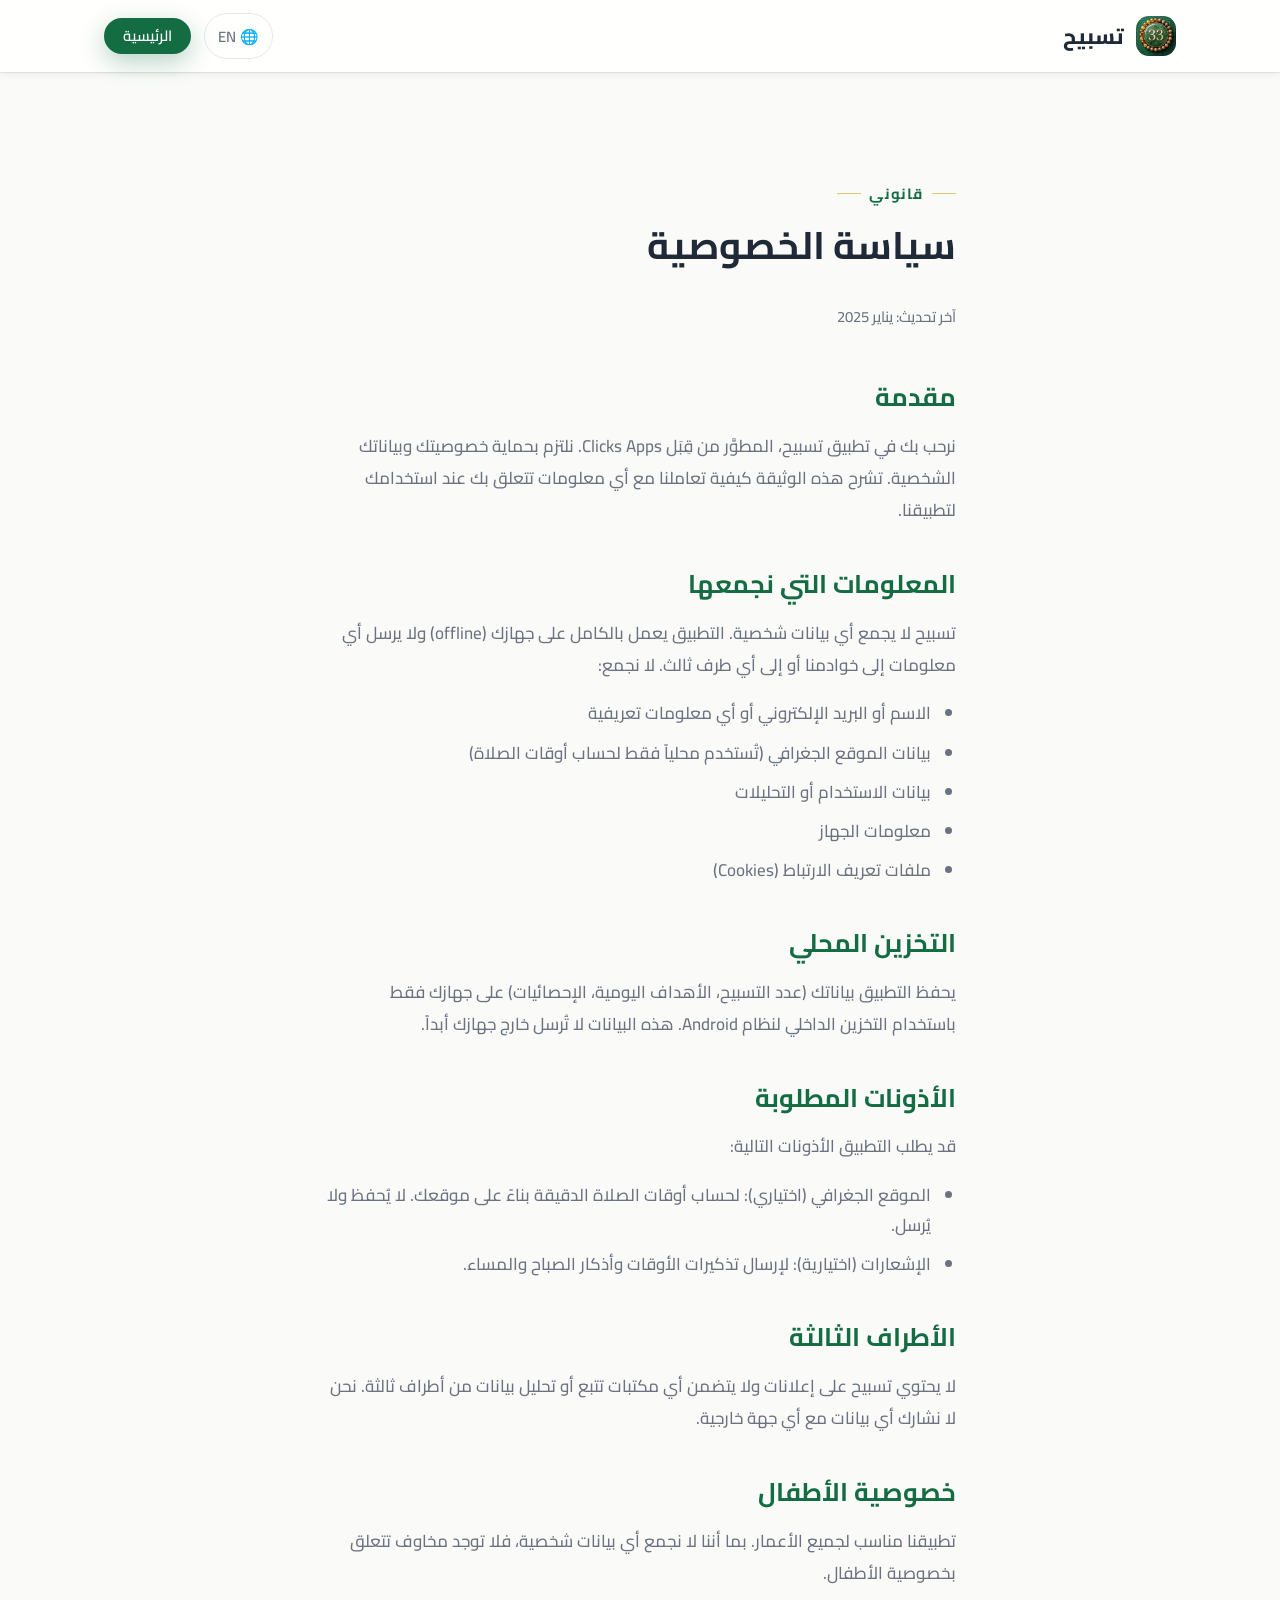
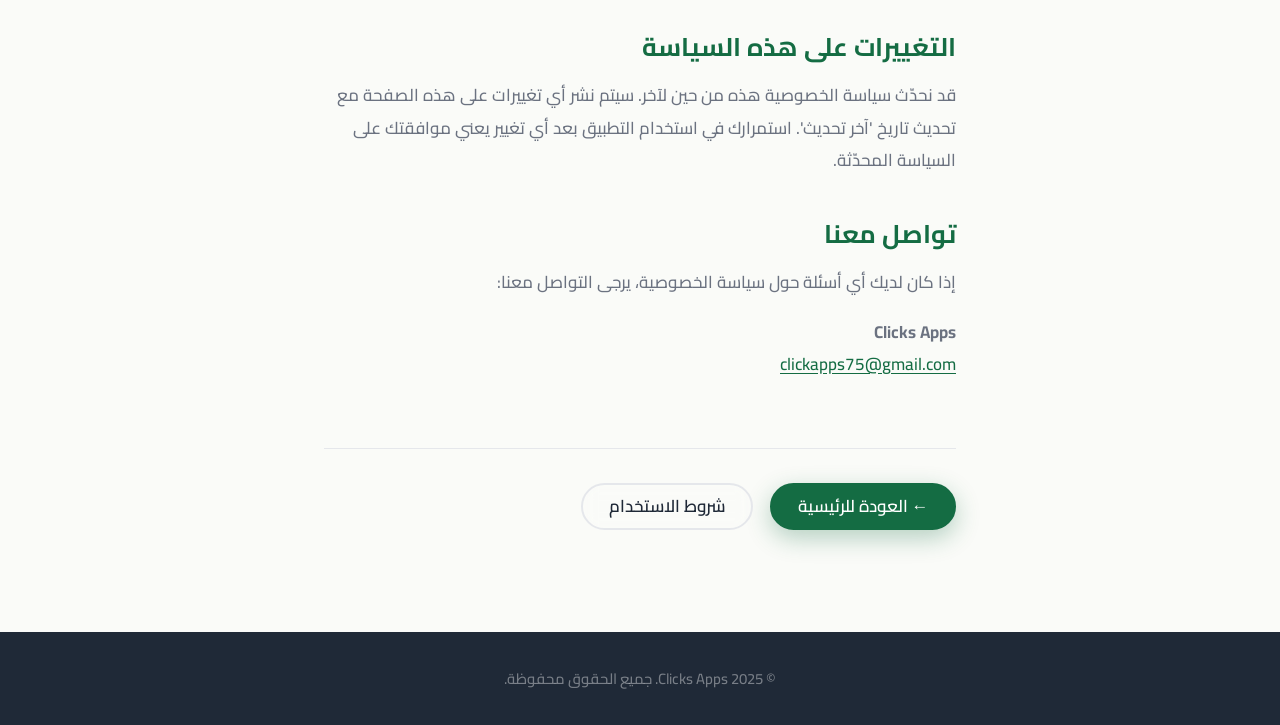
<file: privacy.html>
<!DOCTYPE html>
<html lang="ar" dir="rtl">
<head>
  <meta charset="UTF-8" />
  <meta name="viewport" content="width=device-width, initial-scale=1.0" />
  <title>سياسة الخصوصية | Privacy Policy — تسبيح</title>
  <meta name="description" content="سياسة الخصوصية لتطبيق تسبيح من Clicks Apps — Privacy Policy for Tasbeeh app by Clicks Apps." />
  <meta name="robots" content="index, follow" />
  <link rel="canonical" href="https://clickapps75.github.io/tasbeeh/privacy.html" />
  <link rel="icon" type="image/png" sizes="32x32" href="assets/favicon-32.png" />
  <meta name="theme-color" content="#146C43" />
  <link rel="preconnect" href="https://fonts.googleapis.com" />
  <link rel="preconnect" href="https://fonts.gstatic.com" crossorigin />
  <link href="https://fonts.googleapis.com/css2?family=Cairo:wght@300;400;600;700;800&family=Inter:wght@300;400;500;600&display=swap" rel="stylesheet" />
  <link rel="stylesheet" href="css/style.css" />
  <link rel="stylesheet" href="css/responsive.css" />
</head>
<body class="lang-ar">

  <!-- Navigation -->
  <header class="nav scrolled" id="nav" role="banner">
    <div class="nav__container">
      <a href="index.html" class="nav__logo" aria-label="Back to Tasbeeh home">
        <img src="assets/logo.png" alt="Tasbeeh" width="40" height="40" class="nav__logo-img" />
        <span class="nav__logo-text" style="color:var(--clr-text)" data-ar="تسبيح" data-en="Tasbeeh">تسبيح</span>
      </a>
      <div class="nav__actions" style="margin-inline-start:auto">
        <button class="lang-toggle" id="langToggle" aria-label="Switch language">
          <span class="lang-toggle__icon">🌐</span>
          <span class="lang-toggle__label" data-ar="EN" data-en="AR">EN</span>
        </button>
        <a href="index.html" class="btn btn--primary btn--sm"
           data-ar="الرئيسية" data-en="Home">الرئيسية</a>
      </div>
    </div>
  </header>

  <!-- Content -->
  <main class="legal-page" id="main">
    <div class="container">

      <!-- Header -->
      <div style="margin-bottom:var(--sp-12); padding-top:var(--sp-8)">
        <span class="section__eyebrow" data-ar="قانوني" data-en="Legal">قانوني</span>
        <h1 data-ar="سياسة الخصوصية" data-en="Privacy Policy">سياسة الخصوصية</h1>
        <p style="color:var(--clr-text-muted); margin-top:var(--sp-3); font-size:var(--text-sm)"
           data-ar="آخر تحديث: يناير 2025"
           data-en="Last updated: January 2025">آخر تحديث: يناير 2025</p>
      </div>

      <!-- Introduction -->
      <h2 data-ar="مقدمة" data-en="Introduction">مقدمة</h2>
      <p data-ar="نرحب بك في تطبيق تسبيح، المطوَّر من قِبَل Clicks Apps. نلتزم بحماية خصوصيتك وبياناتك الشخصية. تشرح هذه الوثيقة كيفية تعاملنا مع أي معلومات تتعلق بك عند استخدامك لتطبيقنا."
         data-en="Welcome to Tasbeeh, developed by Clicks Apps. We are committed to protecting your privacy and personal data. This document explains how we handle any information related to you when you use our application.">
        نرحب بك في تطبيق تسبيح، المطوَّر من قِبَل Clicks Apps. نلتزم بحماية خصوصيتك وبياناتك الشخصية. تشرح هذه الوثيقة كيفية تعاملنا مع أي معلومات تتعلق بك عند استخدامك لتطبيقنا.
      </p>

      <!-- No Data Collection -->
      <h2 data-ar="المعلومات التي نجمعها" data-en="Information We Collect">المعلومات التي نجمعها</h2>
      <p data-ar="تسبيح لا يجمع أي بيانات شخصية. التطبيق يعمل بالكامل على جهازك (offline) ولا يرسل أي معلومات إلى خوادمنا أو إلى أي طرف ثالث. لا نجمع:"
         data-en="Tasbeeh does not collect any personal data. The app works entirely on your device (offline) and does not send any information to our servers or any third party. We do not collect:">
        تسبيح لا يجمع أي بيانات شخصية. التطبيق يعمل بالكامل على جهازك (offline) ولا يرسل أي معلومات إلى خوادمنا أو إلى أي طرف ثالث. لا نجمع:
      </p>
      <ul>
        <li data-ar="الاسم أو البريد الإلكتروني أو أي معلومات تعريفية" data-en="Name, email, or any identifying information">الاسم أو البريد الإلكتروني أو أي معلومات تعريفية</li>
        <li data-ar="بيانات الموقع الجغرافي (تُستخدم محلياً فقط لحساب أوقات الصلاة)" data-en="Location data (used locally only to calculate prayer times)">بيانات الموقع الجغرافي (تُستخدم محلياً فقط لحساب أوقات الصلاة)</li>
        <li data-ar="بيانات الاستخدام أو التحليلات" data-en="Usage data or analytics">بيانات الاستخدام أو التحليلات</li>
        <li data-ar="معلومات الجهاز" data-en="Device information">معلومات الجهاز</li>
        <li data-ar="ملفات تعريف الارتباط (Cookies)" data-en="Cookies">ملفات تعريف الارتباط (Cookies)</li>
      </ul>

      <!-- Local Storage -->
      <h2 data-ar="التخزين المحلي" data-en="Local Storage">التخزين المحلي</h2>
      <p data-ar="يحفظ التطبيق بياناتك (عدد التسبيح، الأهداف اليومية، الإحصائيات) على جهازك فقط باستخدام التخزين الداخلي لنظام Android. هذه البيانات لا تُرسل خارج جهازك أبداً."
         data-en="The app saves your data (tasbeeh count, daily goals, statistics) on your device only using Android's internal storage. This data is never sent outside your device.">
        يحفظ التطبيق بياناتك (عدد التسبيح، الأهداف اليومية، الإحصائيات) على جهازك فقط باستخدام التخزين الداخلي لنظام Android. هذه البيانات لا تُرسل خارج جهازك أبداً.
      </p>

      <!-- Permissions -->
      <h2 data-ar="الأذونات المطلوبة" data-en="Required Permissions">الأذونات المطلوبة</h2>
      <p data-ar="قد يطلب التطبيق الأذونات التالية:" data-en="The app may request the following permissions:">قد يطلب التطبيق الأذونات التالية:</p>
      <ul>
        <li data-ar="الموقع الجغرافي (اختياري): لحساب أوقات الصلاة الدقيقة بناءً على موقعك. لا يُحفظ ولا يُرسل." data-en="Location (optional): To calculate accurate prayer times based on your location. Not saved or sent.">الموقع الجغرافي (اختياري): لحساب أوقات الصلاة الدقيقة بناءً على موقعك. لا يُحفظ ولا يُرسل.</li>
        <li data-ar="الإشعارات (اختيارية): لإرسال تذكيرات الأوقات وأذكار الصباح والمساء." data-en="Notifications (optional): To send prayer time reminders and morning/evening azkar reminders.">الإشعارات (اختيارية): لإرسال تذكيرات الأوقات وأذكار الصباح والمساء.</li>
      </ul>

      <!-- Third Parties -->
      <h2 data-ar="الأطراف الثالثة" data-en="Third Parties">الأطراف الثالثة</h2>
      <p data-ar="لا يحتوي تسبيح على إعلانات ولا يتضمن أي مكتبات تتبع أو تحليل بيانات من أطراف ثالثة. نحن لا نشارك أي بيانات مع أي جهة خارجية."
         data-en="Tasbeeh contains no advertisements and does not include any third-party tracking or analytics libraries. We do not share any data with any external party.">
        لا يحتوي تسبيح على إعلانات ولا يتضمن أي مكتبات تتبع أو تحليل بيانات من أطراف ثالثة. نحن لا نشارك أي بيانات مع أي جهة خارجية.
      </p>

      <!-- Children -->
      <h2 data-ar="خصوصية الأطفال" data-en="Children's Privacy">خصوصية الأطفال</h2>
      <p data-ar="تطبيقنا مناسب لجميع الأعمار. بما أننا لا نجمع أي بيانات شخصية، فلا توجد مخاوف تتعلق بخصوصية الأطفال."
         data-en="Our app is suitable for all ages. Since we do not collect any personal data, there are no concerns regarding children's privacy.">
        تطبيقنا مناسب لجميع الأعمار. بما أننا لا نجمع أي بيانات شخصية، فلا توجد مخاوف تتعلق بخصوصية الأطفال.
      </p>

      <!-- Changes -->
      <h2 data-ar="التغييرات على هذه السياسة" data-en="Changes to This Policy">التغييرات على هذه السياسة</h2>
      <p data-ar="قد نحدّث سياسة الخصوصية هذه من حين لآخر. سيتم نشر أي تغييرات على هذه الصفحة مع تحديث تاريخ 'آخر تحديث'. استمرارك في استخدام التطبيق بعد أي تغيير يعني موافقتك على السياسة المحدّثة."
         data-en="We may update this privacy policy from time to time. Any changes will be posted on this page with an updated 'Last updated' date. Your continued use of the app after any change means you accept the updated policy.">
        قد نحدّث سياسة الخصوصية هذه من حين لآخر. سيتم نشر أي تغييرات على هذه الصفحة مع تحديث تاريخ 'آخر تحديث'. استمرارك في استخدام التطبيق بعد أي تغيير يعني موافقتك على السياسة المحدّثة.
      </p>

      <!-- Contact -->
      <h2 data-ar="تواصل معنا" data-en="Contact Us">تواصل معنا</h2>
      <p data-ar="إذا كان لديك أي أسئلة حول سياسة الخصوصية، يرجى التواصل معنا:"
         data-en="If you have any questions about the privacy policy, please contact us:">
        إذا كان لديك أي أسئلة حول سياسة الخصوصية، يرجى التواصل معنا:
      </p>
      <p><strong>Clicks Apps</strong><br />
        <a href="mailto:clickapps75@gmail.com" class="link">clickapps75@gmail.com</a>
      </p>

      <div style="margin-top:var(--sp-16); padding-top:var(--sp-8); border-top:1px solid var(--clr-border); display:flex; gap:var(--sp-4); flex-wrap:wrap;">
        <a href="index.html" class="btn btn--primary" data-ar="← العودة للرئيسية" data-en="← Back to Home">← العودة للرئيسية</a>
        <a href="terms.html" class="btn btn--ghost" style="color:var(--clr-text); border-color:var(--clr-border)"
           data-ar="شروط الاستخدام" data-en="Terms of Service">شروط الاستخدام</a>
      </div>

    </div>
  </main>

  <!-- Footer -->
  <footer style="background:var(--clr-text); color:rgba(255,255,255,.4); text-align:center; padding:var(--sp-8); font-size:var(--text-sm)">
    <p data-ar="© 2025 Clicks Apps. جميع الحقوق محفوظة." data-en="© 2025 Clicks Apps. All rights reserved.">© 2025 Clicks Apps. جميع الحقوق محفوظة.</p>
  </footer>

  <script src="js/language.js" defer></script>
</body>
</html>
</file>
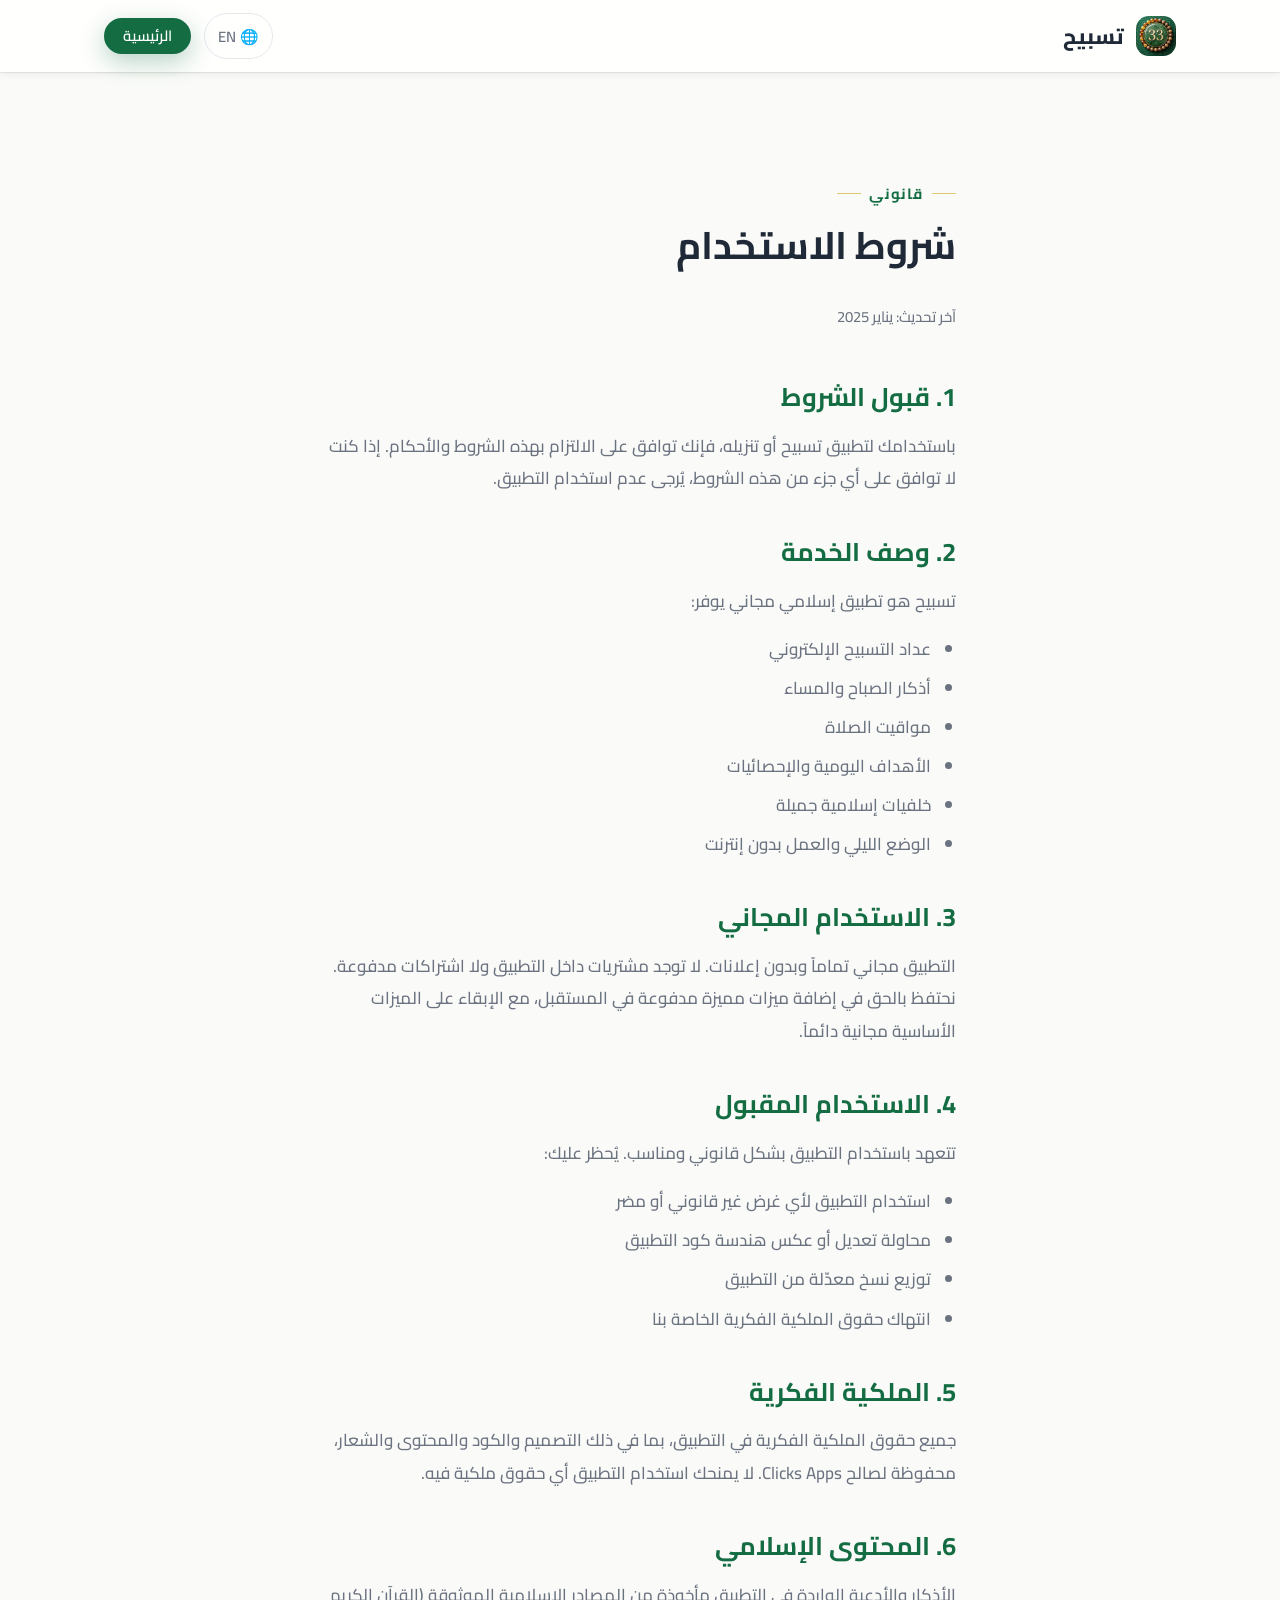
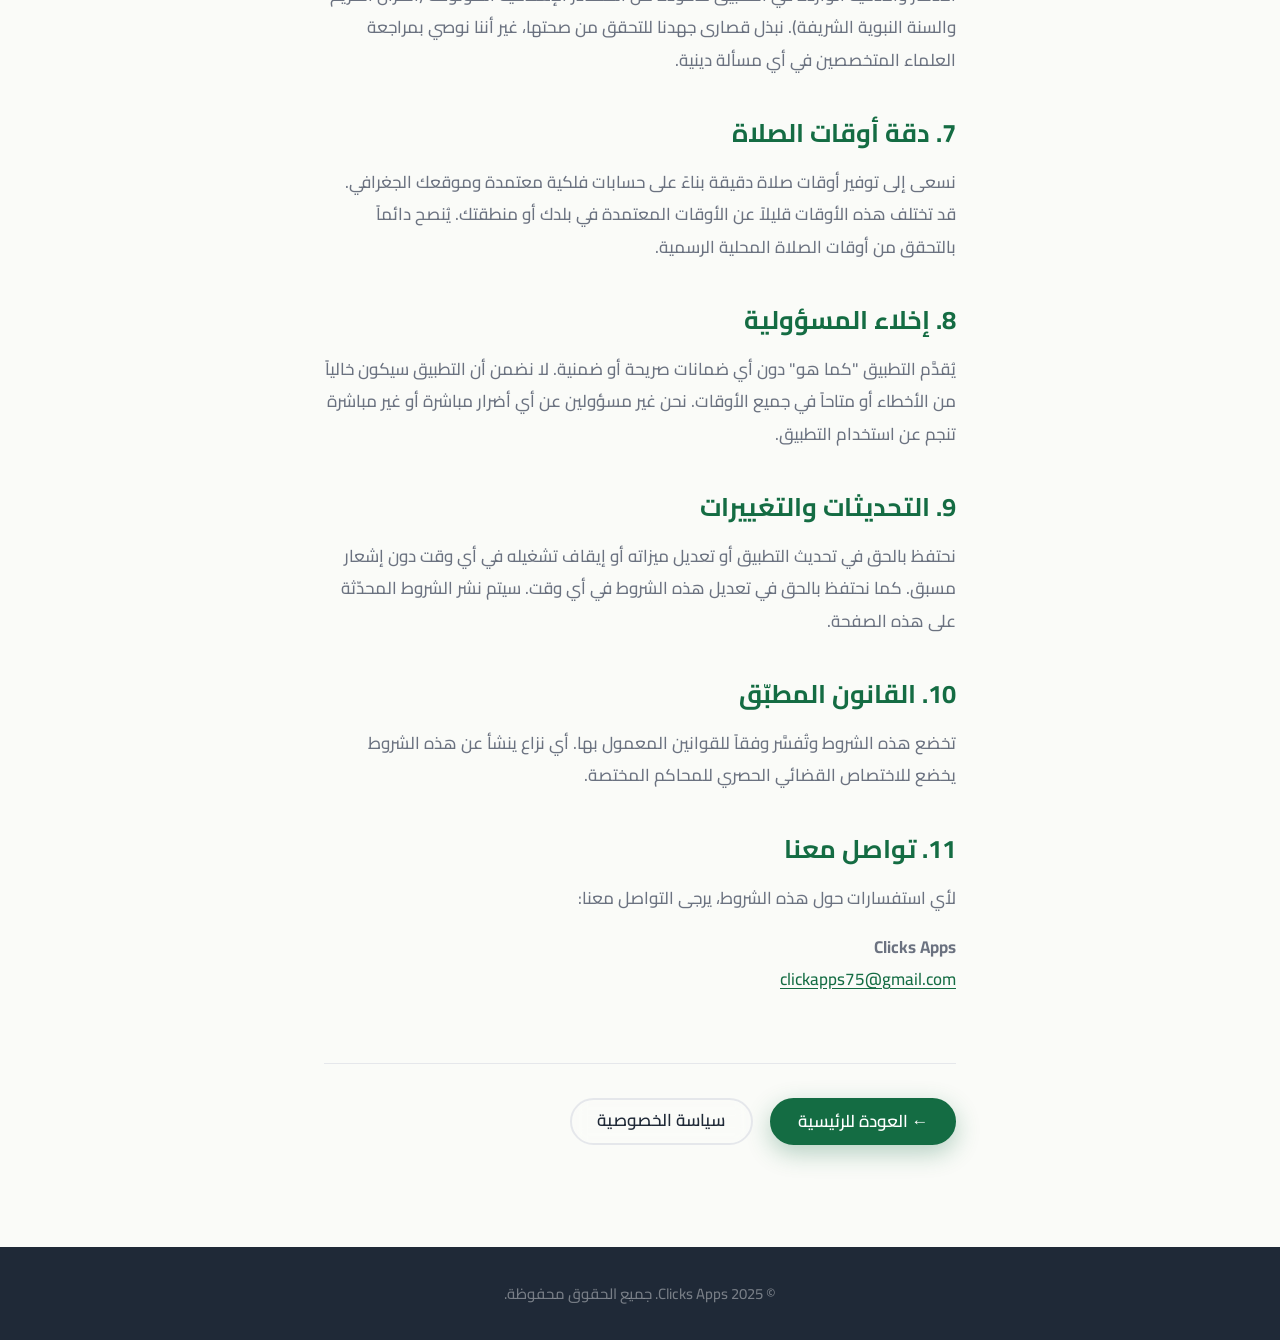
<file: terms.html>
<!DOCTYPE html>
<html lang="ar" dir="rtl">
<head>
  <meta charset="UTF-8" />
  <meta name="viewport" content="width=device-width, initial-scale=1.0" />
  <title>شروط الاستخدام | Terms of Service — تسبيح</title>
  <meta name="description" content="شروط الاستخدام لتطبيق تسبيح من Clicks Apps — Terms of Service for Tasbeeh app by Clicks Apps." />
  <meta name="robots" content="index, follow" />
  <link rel="canonical" href="https://clickapps75.github.io/tasbeeh/terms.html" />
  <link rel="icon" type="image/png" sizes="32x32" href="assets/favicon-32.png" />
  <meta name="theme-color" content="#146C43" />
  <link rel="preconnect" href="https://fonts.googleapis.com" />
  <link rel="preconnect" href="https://fonts.gstatic.com" crossorigin />
  <link href="https://fonts.googleapis.com/css2?family=Cairo:wght@300;400;600;700;800&family=Inter:wght@300;400;500;600&display=swap" rel="stylesheet" />
  <link rel="stylesheet" href="css/style.css" />
  <link rel="stylesheet" href="css/responsive.css" />
</head>
<body class="lang-ar">

  <!-- ============================================================
       NAVIGATION
  ============================================================ -->
  <header class="nav scrolled" id="nav" role="banner">
    <div class="nav__container">
      <a href="index.html" class="nav__logo" aria-label="Back to Tasbeeh home">
        <img src="assets/logo.png" alt="Tasbeeh" width="40" height="40" class="nav__logo-img" />
        <span class="nav__logo-text" style="color:var(--clr-text)"
              data-ar="تسبيح" data-en="Tasbeeh">تسبيح</span>
      </a>
      <div class="nav__actions" style="margin-inline-start:auto">
        <button class="lang-toggle" id="langToggle" aria-label="Switch language">
          <span class="lang-toggle__icon">🌐</span>
          <span class="lang-toggle__label" data-ar="EN" data-en="AR">EN</span>
        </button>
        <a href="index.html" class="btn btn--primary btn--sm"
           data-ar="الرئيسية" data-en="Home">الرئيسية</a>
      </div>
    </div>
  </header>

  <!-- ============================================================
       MAIN CONTENT
  ============================================================ -->
  <main class="legal-page" id="main">
    <div class="container">

      <!-- Page Header -->
      <div style="margin-bottom:var(--sp-12); padding-top:var(--sp-8)">
        <span class="section__eyebrow" data-ar="قانوني" data-en="Legal">قانوني</span>
        <h1 data-ar="شروط الاستخدام" data-en="Terms of Service">شروط الاستخدام</h1>
        <p style="color:var(--clr-text-muted); margin-top:var(--sp-3); font-size:var(--text-sm)"
           data-ar="آخر تحديث: يناير 2025"
           data-en="Last updated: January 2025">آخر تحديث: يناير 2025</p>
      </div>

      <!-- 1. Acceptance -->
      <h2 data-ar="1. قبول الشروط" data-en="1. Acceptance of Terms">1. قبول الشروط</h2>
      <p data-ar="باستخدامك لتطبيق تسبيح أو تنزيله، فإنك توافق على الالتزام بهذه الشروط والأحكام. إذا كنت لا توافق على أي جزء من هذه الشروط، يُرجى عدم استخدام التطبيق."
         data-en="By downloading or using the Tasbeeh app, you agree to be bound by these terms and conditions. If you do not agree to any part of these terms, please do not use the app.">
        باستخدامك لتطبيق تسبيح أو تنزيله، فإنك توافق على الالتزام بهذه الشروط والأحكام. إذا كنت لا توافق على أي جزء من هذه الشروط، يُرجى عدم استخدام التطبيق.
      </p>

      <!-- 2. Description -->
      <h2 data-ar="2. وصف الخدمة" data-en="2. Description of Service">2. وصف الخدمة</h2>
      <p data-ar="تسبيح هو تطبيق إسلامي مجاني يوفر:"
         data-en="Tasbeeh is a free Islamic application that provides:">
        تسبيح هو تطبيق إسلامي مجاني يوفر:
      </p>
      <ul>
        <li data-ar="عداد التسبيح الإلكتروني" data-en="Electronic tasbeeh counter">عداد التسبيح الإلكتروني</li>
        <li data-ar="أذكار الصباح والمساء" data-en="Morning and evening azkar">أذكار الصباح والمساء</li>
        <li data-ar="مواقيت الصلاة" data-en="Prayer times">مواقيت الصلاة</li>
        <li data-ar="الأهداف اليومية والإحصائيات" data-en="Daily goals and statistics">الأهداف اليومية والإحصائيات</li>
        <li data-ar="خلفيات إسلامية جميلة" data-en="Beautiful Islamic wallpapers">خلفيات إسلامية جميلة</li>
        <li data-ar="الوضع الليلي والعمل بدون إنترنت" data-en="Dark mode and offline functionality">الوضع الليلي والعمل بدون إنترنت</li>
      </ul>

      <!-- 3. Free Use -->
      <h2 data-ar="3. الاستخدام المجاني" data-en="3. Free Use">3. الاستخدام المجاني</h2>
      <p data-ar="التطبيق مجاني تماماً وبدون إعلانات. لا توجد مشتريات داخل التطبيق ولا اشتراكات مدفوعة. نحتفظ بالحق في إضافة ميزات مميزة مدفوعة في المستقبل، مع الإبقاء على الميزات الأساسية مجانية دائماً."
         data-en="The app is completely free and ad-free. There are no in-app purchases or paid subscriptions. We reserve the right to add paid premium features in the future, while keeping core features always free.">
        التطبيق مجاني تماماً وبدون إعلانات. لا توجد مشتريات داخل التطبيق ولا اشتراكات مدفوعة. نحتفظ بالحق في إضافة ميزات مميزة مدفوعة في المستقبل، مع الإبقاء على الميزات الأساسية مجانية دائماً.
      </p>

      <!-- 4. Acceptable Use -->
      <h2 data-ar="4. الاستخدام المقبول" data-en="4. Acceptable Use">4. الاستخدام المقبول</h2>
      <p data-ar="تتعهد باستخدام التطبيق بشكل قانوني ومناسب. يُحظر عليك:"
         data-en="You agree to use the app in a legal and appropriate manner. You are prohibited from:">
        تتعهد باستخدام التطبيق بشكل قانوني ومناسب. يُحظر عليك:
      </p>
      <ul>
        <li data-ar="استخدام التطبيق لأي غرض غير قانوني أو مضر" data-en="Using the app for any illegal or harmful purpose">استخدام التطبيق لأي غرض غير قانوني أو مضر</li>
        <li data-ar="محاولة تعديل أو عكس هندسة كود التطبيق" data-en="Attempting to modify or reverse-engineer the app code">محاولة تعديل أو عكس هندسة كود التطبيق</li>
        <li data-ar="توزيع نسخ معدّلة من التطبيق" data-en="Distributing modified versions of the app">توزيع نسخ معدّلة من التطبيق</li>
        <li data-ar="انتهاك حقوق الملكية الفكرية الخاصة بنا" data-en="Infringing on our intellectual property rights">انتهاك حقوق الملكية الفكرية الخاصة بنا</li>
      </ul>

      <!-- 5. Intellectual Property -->
      <h2 data-ar="5. الملكية الفكرية" data-en="5. Intellectual Property">5. الملكية الفكرية</h2>
      <p data-ar="جميع حقوق الملكية الفكرية في التطبيق، بما في ذلك التصميم والكود والمحتوى والشعار، محفوظة لصالح Clicks Apps. لا يمنحك استخدام التطبيق أي حقوق ملكية فيه."
         data-en="All intellectual property rights in the app, including design, code, content, and logo, are owned by Clicks Apps. Using the app does not grant you any ownership rights in it.">
        جميع حقوق الملكية الفكرية في التطبيق، بما في ذلك التصميم والكود والمحتوى والشعار، محفوظة لصالح Clicks Apps. لا يمنحك استخدام التطبيق أي حقوق ملكية فيه.
      </p>

      <!-- 6. Islamic Content -->
      <h2 data-ar="6. المحتوى الإسلامي" data-en="6. Islamic Content">6. المحتوى الإسلامي</h2>
      <p data-ar="الأذكار والأدعية الواردة في التطبيق مأخوذة من المصادر الإسلامية الموثوقة (القرآن الكريم والسنة النبوية الشريفة). نبذل قصارى جهدنا للتحقق من صحتها، غير أننا نوصي بمراجعة العلماء المتخصصين في أي مسألة دينية."
         data-en="The azkar and supplications in the app are taken from trusted Islamic sources (the Holy Quran and the Prophetic Sunnah). We do our best to verify their authenticity, but we recommend consulting specialized scholars for any religious matter.">
        الأذكار والأدعية الواردة في التطبيق مأخوذة من المصادر الإسلامية الموثوقة (القرآن الكريم والسنة النبوية الشريفة). نبذل قصارى جهدنا للتحقق من صحتها، غير أننا نوصي بمراجعة العلماء المتخصصين في أي مسألة دينية.
      </p>

      <!-- 7. Prayer Times Accuracy -->
      <h2 data-ar="7. دقة أوقات الصلاة" data-en="7. Prayer Times Accuracy">7. دقة أوقات الصلاة</h2>
      <p data-ar="نسعى إلى توفير أوقات صلاة دقيقة بناءً على حسابات فلكية معتمدة وموقعك الجغرافي. قد تختلف هذه الأوقات قليلاً عن الأوقات المعتمدة في بلدك أو منطقتك. يُنصح دائماً بالتحقق من أوقات الصلاة المحلية الرسمية."
         data-en="We strive to provide accurate prayer times based on approved astronomical calculations and your geographic location. These times may differ slightly from the officially adopted times in your country or region. Always verify with official local prayer times.">
        نسعى إلى توفير أوقات صلاة دقيقة بناءً على حسابات فلكية معتمدة وموقعك الجغرافي. قد تختلف هذه الأوقات قليلاً عن الأوقات المعتمدة في بلدك أو منطقتك. يُنصح دائماً بالتحقق من أوقات الصلاة المحلية الرسمية.
      </p>

      <!-- 8. Disclaimer -->
      <h2 data-ar="8. إخلاء المسؤولية" data-en="8. Disclaimer of Warranties">8. إخلاء المسؤولية</h2>
      <p data-ar='يُقدَّم التطبيق "كما هو" دون أي ضمانات صريحة أو ضمنية. لا نضمن أن التطبيق سيكون خالياً من الأخطاء أو متاحاً في جميع الأوقات. نحن غير مسؤولين عن أي أضرار مباشرة أو غير مباشرة تنجم عن استخدام التطبيق.'
         data-en='The app is provided "as is" without any express or implied warranties. We do not guarantee that the app will be error-free or available at all times. We are not liable for any direct or indirect damages arising from the use of the app.'>
        يُقدَّم التطبيق "كما هو" دون أي ضمانات صريحة أو ضمنية. لا نضمن أن التطبيق سيكون خالياً من الأخطاء أو متاحاً في جميع الأوقات. نحن غير مسؤولين عن أي أضرار مباشرة أو غير مباشرة تنجم عن استخدام التطبيق.
      </p>

      <!-- 9. Updates -->
      <h2 data-ar="9. التحديثات والتغييرات" data-en="9. Updates and Changes">9. التحديثات والتغييرات</h2>
      <p data-ar="نحتفظ بالحق في تحديث التطبيق أو تعديل ميزاته أو إيقاف تشغيله في أي وقت دون إشعار مسبق. كما نحتفظ بالحق في تعديل هذه الشروط في أي وقت. سيتم نشر الشروط المحدّثة على هذه الصفحة."
         data-en="We reserve the right to update the app, modify its features, or discontinue it at any time without prior notice. We also reserve the right to modify these terms at any time. Updated terms will be posted on this page.">
        نحتفظ بالحق في تحديث التطبيق أو تعديل ميزاته أو إيقاف تشغيله في أي وقت دون إشعار مسبق. كما نحتفظ بالحق في تعديل هذه الشروط في أي وقت. سيتم نشر الشروط المحدّثة على هذه الصفحة.
      </p>

      <!-- 10. Governing Law -->
      <h2 data-ar="10. القانون المطبّق" data-en="10. Governing Law">10. القانون المطبّق</h2>
      <p data-ar="تخضع هذه الشروط وتُفسَّر وفقاً للقوانين المعمول بها. أي نزاع ينشأ عن هذه الشروط يخضع للاختصاص القضائي الحصري للمحاكم المختصة."
         data-en="These terms are governed by and interpreted in accordance with applicable laws. Any dispute arising from these terms is subject to the exclusive jurisdiction of the competent courts.">
        تخضع هذه الشروط وتُفسَّر وفقاً للقوانين المعمول بها. أي نزاع ينشأ عن هذه الشروط يخضع للاختصاص القضائي الحصري للمحاكم المختصة.
      </p>

      <!-- 11. Contact -->
      <h2 data-ar="11. تواصل معنا" data-en="11. Contact Us">11. تواصل معنا</h2>
      <p data-ar="لأي استفسارات حول هذه الشروط، يرجى التواصل معنا:"
         data-en="For any inquiries about these terms, please contact us:">
        لأي استفسارات حول هذه الشروط، يرجى التواصل معنا:
      </p>
      <p>
        <strong>Clicks Apps</strong><br />
        <a href="mailto:clickapps75@gmail.com" class="link">clickapps75@gmail.com</a>
      </p>

      <!-- Navigation Buttons -->
      <div style="margin-top:var(--sp-16); padding-top:var(--sp-8); border-top:1px solid var(--clr-border); display:flex; gap:var(--sp-4); flex-wrap:wrap;">
        <a href="index.html" class="btn btn--primary"
           data-ar="← العودة للرئيسية" data-en="← Back to Home">← العودة للرئيسية</a>
        <a href="https://www.termsfeed.com/live/f2a62ebb-0672-4805-8702-5fae7840c171" target="_blank" rel="noopener noreferrer"
           class="btn btn--ghost"
           style="color:var(--clr-text); border-color:var(--clr-border)"
           data-ar="سياسة الخصوصية" data-en="Privacy Policy">سياسة الخصوصية</a>
      </div>

    </div>
  </main>

  <!-- Footer -->
  <footer style="background:var(--clr-text); color:rgba(255,255,255,.4); text-align:center; padding:var(--sp-8); font-size:var(--text-sm)">
    <p data-ar="© 2025 Clicks Apps. جميع الحقوق محفوظة."
       data-en="© 2025 Clicks Apps. All rights reserved.">
      © 2025 Clicks Apps. جميع الحقوق محفوظة.
    </p>
  </footer>

  <script src="js/language.js" defer></script>
</body>
</html>
</file>
<file: css/style.css>
/* ============================================================
   TASBEEH LANDING — MAIN STYLESHEET
   Designer: Senior UI/UX
   Architecture: CSS Custom Properties → Base → Layout → Components
   ============================================================ */

/* ============================================================
   1. CUSTOM PROPERTIES (Design Tokens)
   ============================================================ */
:root {
  /* Brand Colors */
  --clr-primary:        #146C43;
  --clr-primary-dark:   #0e4f30;
  --clr-primary-light:  #1a8a55;
  --clr-secondary:      #198754;
  --clr-gold:           #D4AF37;
  --clr-gold-light:     #e8c84a;
  --clr-gold-dark:      #b8952e;

  /* Neutrals */
  --clr-bg:             #FAFBF8;
  --clr-card:           #FFFFFF;
  --clr-text:           #1F2937;
  --clr-text-muted:     #6B7280;
  --clr-text-light:     #9CA3AF;
  --clr-border:         #E5E7EB;
  --clr-border-light:   #F3F4F6;

  /* Semantic */
  --clr-surface:        #F9FAFB;
  --clr-surface-hover:  #F3F4F6;

  /* Typography */
  --font-arabic:        'Cairo', 'Segoe UI', sans-serif;
  --font-english:       'Inter', system-ui, sans-serif;
  --font-body:          var(--font-arabic);

  /* Type Scale */
  --text-xs:    0.75rem;    /* 12px */
  --text-sm:    0.875rem;   /* 14px */
  --text-base:  1rem;       /* 16px */
  --text-lg:    1.125rem;   /* 18px */
  --text-xl:    1.25rem;    /* 20px */
  --text-2xl:   1.5rem;     /* 24px */
  --text-3xl:   1.875rem;   /* 30px */
  --text-4xl:   2.25rem;    /* 36px */
  --text-5xl:   3rem;       /* 48px */
  --text-6xl:   3.75rem;    /* 60px */
  --text-7xl:   4.5rem;     /* 72px */
  --text-hero:  clamp(3rem, 8vw, 5.5rem);

  /* Font Weights */
  --fw-light:   300;
  --fw-regular: 400;
  --fw-medium:  500;
  --fw-semi:    600;
  --fw-bold:    700;
  --fw-black:   800;

  /* Spacing Scale */
  --sp-1:   0.25rem;
  --sp-2:   0.5rem;
  --sp-3:   0.75rem;
  --sp-4:   1rem;
  --sp-5:   1.25rem;
  --sp-6:   1.5rem;
  --sp-8:   2rem;
  --sp-10:  2.5rem;
  --sp-12:  3rem;
  --sp-16:  4rem;
  --sp-20:  5rem;
  --sp-24:  6rem;
  --sp-32:  8rem;

  /* Border Radius */
  --r-sm:   0.375rem;
  --r-md:   0.75rem;
  --r-lg:   1rem;
  --r-xl:   1.5rem;
  --r-2xl:  2rem;
  --r-3xl:  2.5rem;
  --r-full: 9999px;

  /* Shadows */
  --shadow-xs:  0 1px 2px rgba(0,0,0,.04);
  --shadow-sm:  0 2px 8px rgba(0,0,0,.06), 0 1px 3px rgba(0,0,0,.04);
  --shadow-md:  0 4px 16px rgba(0,0,0,.08), 0 2px 6px rgba(0,0,0,.05);
  --shadow-lg:  0 8px 32px rgba(0,0,0,.10), 0 4px 12px rgba(0,0,0,.06);
  --shadow-xl:  0 16px 48px rgba(0,0,0,.12), 0 8px 20px rgba(0,0,0,.07);
  --shadow-2xl: 0 24px 64px rgba(0,0,0,.15), 0 12px 28px rgba(0,0,0,.08);
  --shadow-primary: 0 8px 24px rgba(20, 108, 67, .30);
  --shadow-gold:    0 8px 24px rgba(212, 175, 55, .30);

  /* Glass */
  --glass-bg:     rgba(255,255,255,0.85);
  --glass-border: rgba(255,255,255,0.6);
  --glass-blur:   blur(20px);

  /* Transitions */
  --ease-out:    cubic-bezier(0.16, 1, 0.3, 1);
  --ease-in-out: cubic-bezier(0.45, 0, 0.55, 1);
  --ease-spring: cubic-bezier(0.34, 1.56, 0.64, 1);
  --dur-fast:    150ms;
  --dur-base:    250ms;
  --dur-slow:    400ms;
  --dur-slower:  600ms;

  /* Layout */
  --container-max:   1200px;
  --container-narrow: 760px;
  --nav-h:           72px;
  --section-py:      clamp(var(--sp-16), 8vw, var(--sp-32));
}

/* ============================================================
   2. RESET & BASE
   ============================================================ */
*, *::before, *::after {
  box-sizing: border-box;
  margin: 0;
  padding: 0;
}

html {
  scroll-behavior: smooth;
  -webkit-text-size-adjust: 100%;
  text-size-adjust: 100%;
  font-size: 17px;
}

body {
  font-family: var(--font-arabic);
  font-size: var(--text-base);
  font-weight: var(--fw-medium);
  line-height: 1.7;
  color: var(--clr-text);
  background-color: var(--clr-bg);
  -webkit-font-smoothing: antialiased;
  -moz-osx-font-smoothing: grayscale;
  overflow-x: hidden;
}

/* LTR language override */
body.lang-en {
  font-family: var(--font-english);
  direction: ltr;
  text-align: left;
}

body.lang-ar {
  direction: rtl;
  text-align: right;
}

img, svg, video {
  display: block;
  max-width: 100%;
}

a {
  color: inherit;
  text-decoration: none;
}

button {
  font-family: inherit;
  cursor: pointer;
  border: none;
  background: none;
}

ul, ol { list-style: none; }

h1, h2, h3, h4, h5, h6 {
  line-height: 1.2;
  font-weight: var(--fw-bold);
}

/* Screen-reader only utility */
.sr-only {
  position: absolute;
  width: 1px;
  height: 1px;
  padding: 0;
  margin: -1px;
  overflow: hidden;
  clip: rect(0,0,0,0);
  white-space: nowrap;
  border: 0;
}

/* Focus ring — accessible */
:focus-visible {
  outline: 2px solid var(--clr-primary);
  outline-offset: 3px;
  border-radius: var(--r-sm);
}

/* Link utility */
.link {
  color: var(--clr-primary);
  text-decoration: underline;
  text-underline-offset: 3px;
  transition: color var(--dur-fast) var(--ease-out);
}
.link:hover { color: var(--clr-primary-dark); }

/* ============================================================
   3. LAYOUT
   ============================================================ */
.container {
  width: 100%;
  max-width: var(--container-max);
  margin-inline: auto;
  padding-inline: clamp(var(--sp-6), 5vw, var(--sp-16));
}

.container--narrow {
  max-width: var(--container-narrow);
}

.section {
  padding-block: var(--section-py);
  position: relative;
}

/* ============================================================
   4. SECTION HEADER (Shared)
   ============================================================ */
.section__header {
  text-align: center;
  margin-bottom: clamp(var(--sp-10), 5vw, var(--sp-16));
}

.section__eyebrow {
  display: inline-flex;
  align-items: center;
  gap: var(--sp-2);
  font-size: var(--text-sm);
  font-weight: var(--fw-bold);
  color: var(--clr-primary);
  letter-spacing: 0.08em;
  text-transform: uppercase;
  margin-bottom: var(--sp-4);
}

.section__eyebrow::before,
.section__eyebrow::after {
  content: '';
  display: block;
  width: 24px;
  height: 1px;
  background: var(--clr-gold);
  opacity: 0.7;
}

.section__title {
  font-size: clamp(var(--text-3xl), 4vw, var(--text-5xl));
  font-weight: var(--fw-black);
  color: var(--clr-text);
  line-height: 1.12;
  letter-spacing: -0.01em;
  margin-bottom: var(--sp-4);
}

.section__subtitle {
  font-size: var(--text-lg);
  font-weight: var(--fw-medium);
  color: var(--clr-text-muted);
  max-width: 560px;
  margin-inline: auto;
  line-height: 1.8;
}

/* ============================================================
   5. LOADER
   ============================================================ */
.loader {
  position: fixed;
  inset: 0;
  z-index: 9999;
  background: var(--clr-bg);
  display: flex;
  align-items: center;
  justify-content: center;
  transition: opacity 0.5s var(--ease-out), visibility 0.5s;
}

.loader.hidden {
  opacity: 0;
  visibility: hidden;
  pointer-events: none;
}

.loader__inner {
  position: relative;
  width: 96px;
  height: 96px;
  display: flex;
  align-items: center;
  justify-content: center;
}

.loader__icon {
  position: relative;
  z-index: 1;
}

.loader__icon img {
  border-radius: var(--r-xl);
  animation: loaderPulse 1.5s var(--ease-in-out) infinite;
}

.loader__ring {
  position: absolute;
  inset: -8px;
  border-radius: 50%;
  border: 2px solid transparent;
  border-top-color: var(--clr-primary);
  border-right-color: var(--clr-gold);
  animation: loaderSpin 1s linear infinite;
}

/* ============================================================
   6. NAVIGATION
   ============================================================ */
.nav {
  position: fixed;
  top: 0;
  inset-inline: 0;
  z-index: 1000;
  height: var(--nav-h);
  display: flex;
  align-items: center;
  transition: background var(--dur-slow) var(--ease-out),
              box-shadow var(--dur-slow) var(--ease-out),
              backdrop-filter var(--dur-slow) var(--ease-out);
}

/* Scrolled state */
.nav.scrolled {
  background: var(--glass-bg);
  backdrop-filter: var(--glass-blur);
  -webkit-backdrop-filter: var(--glass-blur);
  box-shadow: var(--shadow-sm), 0 1px 0 rgba(0,0,0,.05);
}

.nav__container {
  width: 100%;
  max-width: var(--container-max);
  margin-inline: auto;
  padding-inline: clamp(var(--sp-6), 5vw, var(--sp-16));
  display: flex;
  align-items: center;
  gap: var(--sp-6);
}

/* Logo */
.nav__logo {
  display: flex;
  align-items: center;
  gap: var(--sp-3);
  flex-shrink: 0;
  transition: opacity var(--dur-fast);
}
.nav__logo:hover { opacity: 0.85; }

.nav__logo-img {
  border-radius: var(--r-md);
  width: 40px;
  height: 40px;
}

.nav__logo-text {
  font-size: var(--text-xl);
  font-weight: var(--fw-black);
  color: var(--clr-card);
  letter-spacing: -0.01em;
  transition: color var(--dur-base);
}

.nav.scrolled .nav__logo-text { color: var(--clr-text); }

/* Desktop Links */
.nav__links {
  display: flex;
  align-items: center;
  gap: var(--sp-1);
  margin-inline-start: auto;
}

.nav__link {
  padding: var(--sp-2) var(--sp-4);
  font-size: var(--text-sm);
  font-weight: var(--fw-semi);
  color: rgba(255,255,255,0.90);
  border-radius: var(--r-full);
  transition: color var(--dur-fast), background var(--dur-fast);
}

.nav__link:hover {
  color: #fff;
  background: rgba(255,255,255,0.12);
}

.nav.scrolled .nav__link { color: var(--clr-text-muted); }
.nav.scrolled .nav__link:hover { color: var(--clr-text); background: var(--clr-surface); }

/* Nav Actions */
.nav__actions {
  display: flex;
  align-items: center;
  gap: var(--sp-3);
  margin-inline-start: var(--sp-4);
}

/* Language Toggle */
.lang-toggle {
  display: flex;
  align-items: center;
  gap: var(--sp-1);
  padding: var(--sp-2) var(--sp-3);
  font-size: var(--text-sm);
  font-weight: var(--fw-semi);
  color: rgba(255,255,255,0.85);
  border: 1px solid rgba(255,255,255,0.25);
  border-radius: var(--r-full);
  transition: all var(--dur-fast);
  white-space: nowrap;
}

.lang-toggle:hover {
  background: rgba(255,255,255,0.15);
  color: #fff;
}

.nav.scrolled .lang-toggle {
  color: var(--clr-text-muted);
  border-color: var(--clr-border);
}

.nav.scrolled .lang-toggle:hover {
  background: var(--clr-surface);
  color: var(--clr-text);
}

.lang-toggle__icon { font-size: 1em; }

/* Hamburger */
.nav__hamburger {
  display: none;
  flex-direction: column;
  gap: 5px;
  padding: var(--sp-2);
  border-radius: var(--r-sm);
}

.nav__hamburger span {
  display: block;
  width: 22px;
  height: 2px;
  background: #fff;
  border-radius: 2px;
  transition: transform var(--dur-base) var(--ease-out),
              opacity var(--dur-base),
              background var(--dur-base);
}

.nav.scrolled .nav__hamburger span { background: var(--clr-text); }

.nav__hamburger[aria-expanded="true"] span:nth-child(1) {
  transform: translateY(7px) rotate(45deg);
}
.nav__hamburger[aria-expanded="true"] span:nth-child(2) { opacity: 0; }
.nav__hamburger[aria-expanded="true"] span:nth-child(3) {
  transform: translateY(-7px) rotate(-45deg);
}

/* Mobile Menu */
.nav__mobile {
  display: none;
  position: absolute;
  top: var(--nav-h);
  inset-inline: 0;
  background: var(--glass-bg);
  backdrop-filter: var(--glass-blur);
  -webkit-backdrop-filter: var(--glass-blur);
  border-bottom: 1px solid var(--clr-border);
  padding: var(--sp-4) var(--sp-6);
  flex-direction: column;
  gap: var(--sp-1);
  box-shadow: var(--shadow-lg);
  transform: translateY(-8px);
  opacity: 0;
  transition: transform var(--dur-base) var(--ease-out),
              opacity var(--dur-base);
}

.nav__mobile.open {
  display: flex;
  transform: translateY(0);
  opacity: 1;
}

.nav__mobile-link {
  padding: var(--sp-3) var(--sp-4);
  font-size: var(--text-base);
  font-weight: var(--fw-medium);
  color: var(--clr-text);
  border-radius: var(--r-md);
  transition: background var(--dur-fast), color var(--dur-fast);
}
.nav__mobile-link:hover { background: var(--clr-surface); color: var(--clr-primary); }

.nav__mobile-cta {
  margin-top: var(--sp-2);
  text-align: center;
  justify-content: center;
}

/* ============================================================
   7. BUTTONS
   ============================================================ */
.btn {
  display: inline-flex;
  align-items: center;
  justify-content: center;
  gap: var(--sp-2);
  padding: var(--sp-3) var(--sp-6);
  font-family: inherit;
  font-size: var(--text-base);
  font-weight: var(--fw-semi);
  line-height: 1;
  border-radius: var(--r-full);
  border: 2px solid transparent;
  cursor: pointer;
  text-decoration: none;
  white-space: nowrap;
  position: relative;
  overflow: hidden;
  transition: transform var(--dur-base) var(--ease-spring),
              box-shadow var(--dur-base) var(--ease-out),
              background var(--dur-base),
              color var(--dur-base),
              border-color var(--dur-base),
              opacity var(--dur-base);
  -webkit-user-select: none;
  user-select: none;
}

/* Ripple layer */
.btn::after {
  content: '';
  position: absolute;
  inset: 0;
  background: rgba(255,255,255,0);
  border-radius: inherit;
  transition: background var(--dur-fast);
}
.btn:active::after { background: rgba(255,255,255,0.15); }

.btn:not(:disabled):hover  { transform: translateY(-2px); }
.btn:not(:disabled):active { transform: translateY(0); }

/* Sizes */
.btn--sm {
  padding: var(--sp-2) var(--sp-4);
  font-size: var(--text-sm);
}

.btn--lg {
  padding: var(--sp-4) var(--sp-8);
  font-size: var(--text-lg);
  gap: var(--sp-3);
}

/* Primary */
.btn--primary {
  background: var(--clr-primary);
  color: #fff;
  border-color: var(--clr-primary);
  box-shadow: var(--shadow-primary);
}
.btn--primary:not(:disabled):hover {
  background: var(--clr-primary-dark);
  border-color: var(--clr-primary-dark);
  box-shadow: 0 12px 32px rgba(20, 108, 67, .40);
}

/* Ghost (transparent) */
.btn--ghost {
  background: rgba(255,255,255,0.12);
  color: #fff;
  border-color: rgba(255,255,255,0.3);
  backdrop-filter: blur(8px);
}
.btn--ghost:not(:disabled):hover {
  background: rgba(255,255,255,0.20);
  border-color: rgba(255,255,255,0.5);
}

/* Outline */
.btn--outline {
  background: transparent;
  color: #fff;
  border-color: rgba(255,255,255,0.5);
}
.btn--outline:not(:disabled):hover {
  background: rgba(255,255,255,0.1);
  border-color: rgba(255,255,255,0.8);
}

/* White (for dark backgrounds) */
.btn--white {
  background: #fff;
  color: var(--clr-primary);
  border-color: #fff;
  box-shadow: var(--shadow-lg);
}
.btn--white:not(:disabled):hover {
  background: #f0fdf4;
  box-shadow: var(--shadow-xl);
}

/* Outline White */
.btn--outline-white {
  background: transparent;
  color: rgba(255,255,255,0.8);
  border-color: rgba(255,255,255,0.35);
}
.btn--outline-white:not(:disabled):hover {
  background: rgba(255,255,255,0.1);
  color: #fff;
  border-color: rgba(255,255,255,0.6);
}

/* Ghost White */
.btn--ghost-white {
  background: transparent;
  color: rgba(255,255,255,0.7);
  border-color: transparent;
}
.btn--ghost-white:not(:disabled):hover {
  color: #fff;
  background: rgba(255,255,255,0.1);
}

/* Disabled */
.btn:disabled {
  opacity: 0.45;
  cursor: not-allowed;
  transform: none !important;
  box-shadow: none !important;
}

/* Icon */
.btn__icon {
  width: 18px;
  height: 18px;
  flex-shrink: 0;
}
.btn--lg .btn__icon { width: 20px; height: 20px; }

/* Nav CTA */
.nav__cta { box-shadow: none; }

/* ============================================================
   8. HERO
   ============================================================ */
.hero {
  position: relative;
  min-height: 100svh;
  min-height: 100vh;
  display: flex;
  flex-direction: column;
  align-items: center;
  justify-content: center;
  padding-block: calc(var(--nav-h) + var(--sp-16)) var(--sp-24);
  overflow: hidden;
}

/* Background Layers */
.hero__bg {
  position: absolute;
  inset: 0;
  z-index: 0;
}

.hero__bg-image {
  position: absolute;
  inset: 0;
  background:
    url('../assets/featured.jpg') center center / cover no-repeat;
  transform: scale(1.05);
  animation: heroZoom 20s var(--ease-in-out) infinite alternate;
}

.hero__bg-overlay {
  position: absolute;
  inset: 0;
  background: linear-gradient(
    160deg,
    rgba(6, 40, 22, 0.92) 0%,
    rgba(15, 85, 50, 0.78) 40%,
    rgba(6, 32, 18, 0.95) 100%
  );
}

/* Sacred geometry pattern overlay */
.hero__bg-pattern {
  position: absolute;
  inset: 0;
  opacity: 0.045;
  background-image:
    repeating-linear-gradient(
      60deg,
      transparent,
      transparent 28px,
      rgba(212,175,55,1) 28px,
      rgba(212,175,55,1) 29px
    ),
    repeating-linear-gradient(
      -60deg,
      transparent,
      transparent 28px,
      rgba(212,175,55,1) 28px,
      rgba(212,175,55,1) 29px
    ),
    repeating-linear-gradient(
      0deg,
      transparent,
      transparent 28px,
      rgba(212,175,55,1) 28px,
      rgba(212,175,55,1) 29px
    );
}

/* Volumetric light bloom from top center */
.hero__bg-bloom {
  position: absolute;
  top: -20%;
  left: 50%;
  transform: translateX(-50%);
  width: 70%;
  height: 80%;
  background: radial-gradient(
    ellipse at 50% 0%,
    rgba(212,175,55,0.18) 0%,
    rgba(20,108,67,0.10) 35%,
    transparent 70%
  );
  pointer-events: none;
}

/* Floating particles */
.hero__particles {
  position: absolute;
  inset: 0;
  pointer-events: none;
  overflow: hidden;
}

.particle {
  position: absolute;
  width: 3px;
  height: 3px;
  border-radius: 50%;
  background: rgba(212,175,55,0.6);
}

/* Scatter particles with different sizes & positions */
.particle:nth-child(1)  { top: 15%; left: 10%;  width: 2px; height: 2px; animation: particleFloat 8s ease-in-out infinite; }
.particle:nth-child(2)  { top: 25%; left: 85%;  width: 3px; height: 3px; animation: particleFloat 10s ease-in-out infinite 1s; }
.particle:nth-child(3)  { top: 50%; left: 5%;   width: 2px; height: 2px; animation: particleFloat 7s ease-in-out infinite 2s; }
.particle:nth-child(4)  { top: 70%; left: 90%;  width: 4px; height: 4px; animation: particleFloat 12s ease-in-out infinite 0.5s; }
.particle:nth-child(5)  { top: 80%; left: 20%;  width: 2px; height: 2px; animation: particleFloat 9s ease-in-out infinite 3s; }
.particle:nth-child(6)  { top: 35%; left: 75%;  width: 3px; height: 3px; animation: particleFloat 11s ease-in-out infinite 1.5s; }
.particle:nth-child(7)  { top: 60%; left: 50%;  width: 2px; height: 2px; animation: particleFloat 8s ease-in-out infinite 4s; }
.particle:nth-child(8)  { top: 10%; left: 55%;  width: 3px; height: 3px; animation: particleFloat 13s ease-in-out infinite 2.5s; }

/* Hero Content */
.hero__content {
  position: relative;
  z-index: 2;
  text-align: center;
  display: flex;
  flex-direction: column;
  align-items: center;
  gap: var(--sp-6);
  max-width: 800px;
  padding-inline: var(--sp-6);
}

/* Floating App Icon */
.hero__icon-wrap {
  position: relative;
  width: 120px;
  height: 120px;
  animation: heroFloat 6s ease-in-out infinite;
}

.hero__icon-glow {
  position: absolute;
  inset: -12px;
  border-radius: 50%;
  background: radial-gradient(circle, rgba(212,175,55,0.35) 0%, transparent 70%);
  animation: glowPulse 3s ease-in-out infinite;
}

.hero__icon {
  width: 120px;
  height: 120px;
  border-radius: 28px;
  box-shadow:
    0 20px 60px rgba(0,0,0,0.4),
    0 8px 24px rgba(0,0,0,0.3),
    0 0 0 1px rgba(255,255,255,0.15) inset;
}

/* Bismillah */
.hero__bismillah {
  font-family: var(--font-arabic);
  font-size: clamp(1.5rem, 4vw, 2.5rem);
  color: var(--clr-gold);
  line-height: 1;
  text-shadow: 0 2px 16px rgba(212,175,55,0.4);
  letter-spacing: 0.02em;
}

/* Title */
.hero__title {
  display: flex;
  flex-direction: column;
  align-items: center;
  gap: var(--sp-3);
}

.hero__title-arabic {
  font-family: var(--font-arabic);
  font-size: var(--text-hero);
  font-weight: var(--fw-black);
  color: #fff;
  line-height: 1;
  letter-spacing: -0.02em;
  text-shadow: 0 2px 4px rgba(0,0,0,0.5), 0 8px 32px rgba(0,0,0,0.4);
}

/* Gold underline accent */
.hero__title-arabic::after {
  content: '';
  display: block;
  width: 60%;
  height: 3px;
  margin: var(--sp-2) auto 0;
  background: linear-gradient(90deg, transparent, var(--clr-gold), transparent);
  border-radius: var(--r-full);
}

.hero__title-divider { display: none; }

.hero__title-tagline {
  font-size: clamp(var(--text-lg), 3vw, var(--text-2xl));
  font-weight: var(--fw-medium);
  color: rgba(255,255,255,0.92);
  letter-spacing: 0.01em;
  text-shadow: 0 1px 8px rgba(0,0,0,0.35);
}

/* Description */
.hero__description {
  font-size: clamp(var(--text-lg), 2.5vw, var(--text-xl));
  color: rgba(255,255,255,0.90);
  line-height: 1.85;
  max-width: 600px;
  text-shadow: 0 1px 8px rgba(0,0,0,0.4);
  font-weight: var(--fw-semi);
}

/* CTA Group */
.hero__cta {
  display: flex;
  flex-wrap: wrap;
  gap: var(--sp-3);
  justify-content: center;
  margin-top: var(--sp-2);
}

/* Trust Badges */
.hero__badges {
  display: flex;
  flex-wrap: wrap;
  gap: var(--sp-4);
  justify-content: center;
  margin-top: var(--sp-2);
}

.badge {
  display: flex;
  align-items: center;
  gap: var(--sp-2);
  font-size: var(--text-sm);
  color: rgba(255,255,255,0.80);
  font-weight: var(--fw-semi);
}

.badge__icon {
  color: var(--clr-gold);
  font-size: 0.6em;
}

/* Scroll Indicator */
.hero__scroll {
  position: absolute;
  bottom: var(--sp-8);
  left: 50%;
  transform: translateX(-50%);
  display: flex;
  flex-direction: column;
  align-items: center;
  gap: var(--sp-2);
  z-index: 2;
  animation: scrollBounce 2.5s ease-in-out infinite;
}

.hero__scroll-line {
  width: 1px;
  height: 48px;
  background: linear-gradient(to bottom, rgba(255,255,255,0.5), transparent);
}

.hero__scroll-text {
  font-size: var(--text-xs);
  color: rgba(255,255,255,0.45);
  letter-spacing: 0.08em;
  text-transform: uppercase;
  writing-mode: vertical-rl;
  transform: rotate(180deg);
}

/* ============================================================
   9. FEATURES
   ============================================================ */
.features {
  background: var(--clr-bg);
}

.features__grid {
  display: grid;
  grid-template-columns: repeat(auto-fill, minmax(280px, 1fr));
  gap: var(--sp-6);
}

/* Feature Card */
.feature-card {
  position: relative;
  background: var(--clr-card);
  border-radius: var(--r-2xl);
  padding: var(--sp-8);
  border: 1px solid var(--clr-border-light);
  box-shadow: var(--shadow-sm);
  overflow: hidden;
  transition: transform var(--dur-base) var(--ease-spring),
              box-shadow var(--dur-base) var(--ease-out),
              border-color var(--dur-base);
}

.feature-card:hover {
  transform: translateY(-6px);
  box-shadow: var(--shadow-xl);
  border-color: rgba(20,108,67,0.15);
}

.feature-card:hover .feature-card__glow {
  opacity: 1;
}

/* Icon Wrap */
.feature-card__icon-wrap {
  margin-bottom: var(--sp-5);
}

.feature-card__icon {
  width: 52px;
  height: 52px;
  color: var(--clr-primary);
  transition: transform var(--dur-base) var(--ease-spring);
}

.feature-card:hover .feature-card__icon {
  transform: scale(1.1);
}

.feature-card__title {
  font-size: var(--text-xl);
  font-weight: var(--fw-black);
  color: var(--clr-text);
  margin-bottom: var(--sp-3);
  line-height: 1.3;
}

.feature-card__desc {
  font-size: var(--text-base);
  font-weight: var(--fw-medium);
  color: var(--clr-text-muted);
  line-height: 1.8;
}

/* Ambient glow on hover */
.feature-card__glow {
  position: absolute;
  bottom: -40px;
  left: -40px;
  width: 160px;
  height: 160px;
  border-radius: 50%;
  background: radial-gradient(circle, rgba(20,108,67,0.08) 0%, transparent 70%);
  opacity: 0;
  transition: opacity var(--dur-slow) var(--ease-out);
  pointer-events: none;
}

/* Gold variant (No Ads card) */
.feature-card--gold .feature-card__icon { color: var(--clr-gold); }
.feature-card--gold { border-color: rgba(212,175,55,0.2); }
.feature-card--gold:hover { border-color: rgba(212,175,55,0.4); }
.feature-card--gold .feature-card__glow {
  background: radial-gradient(circle, rgba(212,175,55,0.08) 0%, transparent 70%);
}

/* ============================================================
   10. PHONE MOCKUP
   ============================================================ */
.mockup {
  background: linear-gradient(
    180deg,
    var(--clr-bg) 0%,
    #f0f7f4 50%,
    var(--clr-bg) 100%
  );
  overflow: hidden;
}

.mockup__stage {
  position: relative;
  display: flex;
  align-items: center;
  justify-content: center;
  gap: var(--sp-16);
  padding-block: var(--sp-8);
}

/* Decorative blobs */
.mockup__blob {
  position: absolute;
  border-radius: 50%;
  filter: blur(80px);
  pointer-events: none;
  opacity: 0.35;
}

.mockup__blob--1 {
  width: 400px;
  height: 400px;
  background: radial-gradient(circle, rgba(20,108,67,0.3), transparent);
  top: -100px;
  right: -100px;
}

.mockup__blob--2 {
  width: 300px;
  height: 300px;
  background: radial-gradient(circle, rgba(212,175,55,0.2), transparent);
  bottom: -80px;
  left: -80px;
}

/* Phone Frame */
.phone {
  position: relative;
  flex-shrink: 0;
  display: flex;
  flex-direction: column;
  align-items: center;
  gap: var(--sp-4);
}

/* Android 14 frame — sits BEHIND the screen via z-index:0
   The screen (z-index:2) floats above it.
   inset -12px -8px auto-sizes to the screen. */
.phone__frame {
  position: absolute;
  inset: -12px -8px;
  border-radius: 46px;
  background: linear-gradient(
    145deg,
    #232323 0%,
    #171717 35%,
    #0c0c0c 65%,
    #1c1c1c 100%
  );
  box-shadow:
    0 0 0 1px rgba(255,255,255,0.09),
    0 0 0 2px rgba(0,0,0,0.85),
    0 40px 80px rgba(0,0,0,0.55),
    0 16px 32px rgba(0,0,0,0.4),
    inset 0 1px 0 rgba(255,255,255,0.10),
    inset 0 -1px 0 rgba(255,255,255,0.04);
  z-index: 0;
  pointer-events: none;
}

/* Android 14 punch-hole camera — z-index:3 to float above screen */
.phone__punch {
  position: absolute;
  top: 16px;
  left: 50%;
  transform: translateX(-50%);
  width: 12px;
  height: 12px;
  background: #050505;
  border-radius: 50%;
  z-index: 3;
  box-shadow: 0 0 0 1px rgba(255,255,255,0.06);
  pointer-events: none;
}

/* Buttons */
.phone__btn {
  position: absolute;
  background: #1a1a1a;
  border-radius: 3px;
}

.phone__btn--vol-up {
  left: -10px;
  top: 80px;
  width: 3px;
  height: 32px;
}

.phone__btn--vol-down {
  left: -10px;
  top: 122px;
  width: 3px;
  height: 32px;
}

.phone__btn--power {
  right: -10px;
  top: 100px;
  width: 3px;
  height: 48px;
}

/* Screen — sized to match screenshot 9:20 aspect ratio (600×1333)
   Width 280px → height = 280 × (1333/600) = 622px */
.phone__screen {
  width: 280px;
  height: 622px;
  border-radius: 34px;
  overflow: hidden;
  position: relative;
  z-index: 2;
  background: #000;
  touch-action: pan-y;
}

.phone__slides {
  display: flex;
  width: 100%;
  height: 100%;
  transition: transform 0.5s var(--ease-out);
}

.phone__slide {
  flex: 0 0 100%;
  height: 100%;
}

.phone__slide img {
  width: 100%;
  height: 100%;
  object-fit: cover;
  object-position: top center;
  display: block;
  /* Render at native resolution without interpolation blur */
  -webkit-backface-visibility: hidden;
  backface-visibility: hidden;
  transform: translateZ(0);
}

/* Slide Dots */
.phone__dots {
  display: flex;
  gap: var(--sp-2);
  justify-content: center;
  position: relative;
  z-index: 3;
}

.phone__dot {
  width: 8px;
  height: 8px;
  border-radius: 50%;
  background: var(--clr-border);
  transition: background var(--dur-base), transform var(--dur-base) var(--ease-spring), width var(--dur-base) var(--ease-spring);
  cursor: pointer;
}

.phone__dot.active {
  background: var(--clr-primary);
  width: 24px;
  border-radius: var(--r-full);
}

/* Info panel beside phone */
.mockup__info {
  max-width: 260px;
}

.mockup__info-item {
  display: flex;
  align-items: flex-start;
  gap: var(--sp-4);
  background: var(--glass-bg);
  backdrop-filter: var(--glass-blur);
  -webkit-backdrop-filter: var(--glass-blur);
  border: 1px solid var(--glass-border);
  border-radius: var(--r-xl);
  padding: var(--sp-5);
  box-shadow: var(--shadow-md);
}

.mockup__info-icon {
  width: 40px;
  height: 40px;
  flex-shrink: 0;
  color: var(--clr-primary);
}

.mockup__info-title {
  font-size: var(--text-base);
  font-weight: var(--fw-black);
  color: var(--clr-text);
  margin-bottom: var(--sp-1);
}

.mockup__info-text {
  font-size: var(--text-base);
  font-weight: var(--fw-medium);
  color: var(--clr-text-muted);
}


/* ============================================================
   12. WHY TASBEEH
   ============================================================ */
.why {
  position: relative;
  overflow: hidden;
}

.why__bg {
  position: absolute;
  inset: 0;
  background: linear-gradient(
    135deg,
    rgba(20,108,67,0.04) 0%,
    rgba(212,175,55,0.03) 50%,
    rgba(20,108,67,0.04) 100%
  );
  pointer-events: none;
}

.why__lead {
  font-size: clamp(var(--text-lg), 2.5vw, var(--text-2xl));
  color: var(--clr-text);
  line-height: 1.8;
  text-align: center;
  margin-bottom: var(--sp-16);
  font-weight: var(--fw-medium);
  padding-inline: var(--sp-4);
}

.why__pillars {
  display: flex;
  flex-direction: column;
  gap: var(--sp-8);
}

.why__pillar {
  display: flex;
  align-items: flex-start;
  gap: var(--sp-6);
  padding: var(--sp-8);
  background: var(--clr-card);
  border-radius: var(--r-2xl);
  border: 1px solid var(--clr-border-light);
  box-shadow: var(--shadow-sm);
  transition: transform var(--dur-base) var(--ease-spring),
              box-shadow var(--dur-base) var(--ease-out);
}
.why__pillar:hover {
  transform: translateX(6px);
  box-shadow: var(--shadow-lg);
}

body.lang-en .why__pillar:hover { transform: translateX(-6px); }

.why__pillar-num {
  font-family: var(--font-arabic);
  font-size: var(--text-4xl);
  font-weight: var(--fw-black);
  color: var(--clr-primary);
  opacity: 0.15;
  line-height: 1;
  flex-shrink: 0;
  min-width: 56px;
  text-align: center;
}

.why__pillar-title {
  font-size: var(--text-xl);
  font-weight: var(--fw-black);
  color: var(--clr-text);
  margin-bottom: var(--sp-2);
}

.why__pillar-text {
  font-size: var(--text-lg);
  font-weight: var(--fw-medium);
  color: var(--clr-text-muted);
  line-height: 1.8;
}

/* ============================================================
   13. STATISTICS
   ============================================================ */
.stats {
  background: linear-gradient(
    135deg,
    var(--clr-primary-dark) 0%,
    var(--clr-primary) 50%,
    var(--clr-primary-light) 100%
  );
  position: relative;
  overflow: hidden;
}

/* Decorative rings */
.stats::before,
.stats::after {
  content: '';
  position: absolute;
  border-radius: 50%;
  border: 1px solid rgba(255,255,255,0.06);
  pointer-events: none;
}

.stats::before {
  width: 600px;
  height: 600px;
  top: -200px;
  right: -200px;
}

.stats::after {
  width: 400px;
  height: 400px;
  bottom: -150px;
  left: -100px;
}

.stats__grid {
  display: grid;
  grid-template-columns: repeat(4, 1fr);
  gap: var(--sp-6);
  position: relative;
  z-index: 1;
}

.stat {
  text-align: center;
  padding: var(--sp-8);
}

.stat__value {
  display: flex;
  align-items: baseline;
  justify-content: center;
  gap: 2px;
  margin-bottom: var(--sp-3);
}

.stat__number {
  font-size: clamp(var(--text-5xl), 6vw, var(--text-7xl));
  font-weight: var(--fw-black);
  color: #fff;
  line-height: 1;
  font-variant-numeric: tabular-nums;
  letter-spacing: -0.03em;
}

.stat__suffix,
.stat__prefix {
  font-size: var(--text-3xl);
  font-weight: var(--fw-bold);
  color: var(--clr-gold);
  line-height: 1;
}

.stat__label {
  font-size: var(--text-base);
  font-weight: var(--fw-semi);
  color: rgba(255,255,255,0.80);
  letter-spacing: 0.03em;
  text-transform: uppercase;
}

/* ============================================================
   14. REVIEWS
   ============================================================ */
.reviews {
  background: var(--clr-bg);
}

.reviews__grid {
  display: grid;
  grid-template-columns: repeat(3, 1fr);
  gap: var(--sp-6);
  align-items: start;
}

.review-card {
  background: var(--clr-card);
  border-radius: var(--r-2xl);
  padding: var(--sp-8);
  border: 1px solid var(--clr-border-light);
  box-shadow: var(--shadow-sm);
  transition: transform var(--dur-base) var(--ease-spring),
              box-shadow var(--dur-base) var(--ease-out);
  position: relative;
}

.review-card:hover {
  transform: translateY(-4px);
  box-shadow: var(--shadow-xl);
}

/* Featured center card */
.review-card--featured {
  border-color: rgba(20,108,67,0.2);
  box-shadow: var(--shadow-md), 0 0 0 2px rgba(20,108,67,0.08);
  margin-top: -var(--sp-4);
}

.review-card__badge {
  display: inline-flex;
  padding: var(--sp-1) var(--sp-3);
  background: linear-gradient(135deg, var(--clr-gold), var(--clr-gold-light));
  color: #fff;
  font-size: var(--text-xs);
  font-weight: var(--fw-bold);
  border-radius: var(--r-full);
  letter-spacing: 0.04em;
  text-transform: uppercase;
  margin-bottom: var(--sp-4);
  box-shadow: var(--shadow-gold);
}

.review-card__stars {
  font-size: var(--text-xl);
  color: var(--clr-gold);
  margin-bottom: var(--sp-4);
  letter-spacing: 2px;
}

.review-card__text {
  font-size: var(--text-base);
  font-weight: var(--fw-medium);
  color: var(--clr-text-muted);
  line-height: 1.8;
  margin-bottom: var(--sp-6);
  font-style: normal;
}

.review-card__footer {
  display: flex;
  align-items: center;
  gap: var(--sp-3);
}

.review-card__avatar {
  width: 44px;
  height: 44px;
  border-radius: 50%;
  background: linear-gradient(135deg, var(--clr-primary), var(--clr-secondary));
  color: #fff;
  font-weight: var(--fw-bold);
  font-size: var(--text-lg);
  display: flex;
  align-items: center;
  justify-content: center;
  flex-shrink: 0;
}

.review-card__avatar--gold {
  background: linear-gradient(135deg, var(--clr-gold), var(--clr-gold-light));
}

.review-card__name {
  font-weight: var(--fw-bold);
  font-size: var(--text-base);
  color: var(--clr-text);
}

.review-card__date {
  font-size: var(--text-sm);
  font-weight: var(--fw-medium);
  color: var(--clr-text-muted);
}

/* ============================================================
   15. FAQ
   ============================================================ */
.faq {
  background: var(--clr-bg);
}

.faq__list {
  display: flex;
  flex-direction: column;
  gap: var(--sp-3);
}

.faq__item {
  background: var(--clr-card);
  border-radius: var(--r-xl);
  border: 1px solid var(--clr-border-light);
  overflow: hidden;
  transition: box-shadow var(--dur-base) var(--ease-out),
              border-color var(--dur-base);
}

.faq__item:has(.faq__question[aria-expanded="true"]) {
  border-color: rgba(20,108,67,0.2);
  box-shadow: var(--shadow-md);
}

.faq__question {
  display: flex;
  align-items: center;
  justify-content: space-between;
  gap: var(--sp-4);
  width: 100%;
  padding: var(--sp-6) var(--sp-8);
  font-size: var(--text-xl);
  font-weight: var(--fw-bold);
  color: var(--clr-text);
  text-align: start;
  transition: color var(--dur-fast), background var(--dur-fast);
}

.faq__question:hover { color: var(--clr-primary); }
.faq__question[aria-expanded="true"] { color: var(--clr-primary); }

.faq__chevron {
  width: 20px;
  height: 20px;
  flex-shrink: 0;
  color: var(--clr-text-light);
  transition: transform var(--dur-base) var(--ease-spring), color var(--dur-fast);
}

.faq__question[aria-expanded="true"] .faq__chevron {
  transform: rotate(180deg);
  color: var(--clr-primary);
}

.faq__answer {
  padding: 0 var(--sp-8) var(--sp-6);
  animation: faqExpand var(--dur-base) var(--ease-out);
}

.faq__answer[hidden] { display: none; }

.faq__answer p {
  font-size: var(--text-lg);
  font-weight: var(--fw-medium);
  color: var(--clr-text-muted);
  line-height: 1.9;
  border-top: 1px solid var(--clr-border-light);
  padding-top: var(--sp-4);
}

/* ============================================================
   16. DOWNLOAD CTA
   ============================================================ */
.cta {
  position: relative;
  overflow: hidden;
  text-align: center;
}

.cta__bg {
  position: absolute;
  inset: 0;
}

.cta__bg-gradient {
  position: absolute;
  inset: 0;
  background: linear-gradient(
    135deg,
    var(--clr-primary-dark) 0%,
    #0f5c38 30%,
    var(--clr-primary) 60%,
    #1d9b60 100%
  );
}

.cta__bg-pattern {
  position: absolute;
  inset: 0;
  opacity: 0.04;
  background-image:
    radial-gradient(circle at 20% 20%, rgba(212,175,55,1) 1px, transparent 1px),
    radial-gradient(circle at 80% 80%, rgba(212,175,55,1) 1px, transparent 1px);
  background-size: 48px 48px;
}

.cta__content {
  position: relative;
  z-index: 1;
  display: flex;
  flex-direction: column;
  align-items: center;
  gap: var(--sp-5);
}

.cta__icon img {
  border-radius: var(--r-2xl);
  box-shadow: 0 20px 60px rgba(0,0,0,0.3);
  animation: heroFloat 6s ease-in-out infinite;
}

.cta__title {
  font-size: clamp(var(--text-3xl), 5vw, var(--text-6xl));
  font-weight: var(--fw-black);
  color: #fff;
  line-height: 1.12;
  letter-spacing: -0.02em;
  max-width: 700px;
}

.cta__subtitle {
  font-size: var(--text-xl);
  font-weight: var(--fw-medium);
  color: rgba(255,255,255,0.80);
  max-width: 500px;
  line-height: 1.7;
}

.cta__buttons {
  display: flex;
  flex-wrap: wrap;
  gap: var(--sp-4);
  justify-content: center;
  margin-top: var(--sp-2);
}

.cta__note {
  font-size: var(--text-base);
  font-weight: var(--fw-medium);
  color: rgba(255,255,255,0.60);
  letter-spacing: 0.02em;
}

/* ============================================================
   17. FOOTER
   ============================================================ */
.footer {
  background: var(--clr-text);
  color: rgba(255,255,255,0.7);
  padding-block: var(--sp-16) var(--sp-8);
}

.footer__top {
  display: grid;
  grid-template-columns: 280px 1fr;
  gap: var(--sp-16);
  padding-bottom: var(--sp-12);
  border-bottom: 1px solid rgba(255,255,255,0.08);
  margin-bottom: var(--sp-8);
}

.footer__brand { display: flex; flex-direction: column; gap: var(--sp-3); }

.footer__logo {
  display: flex;
  align-items: center;
  gap: var(--sp-3);
  transition: opacity var(--dur-fast);
}
.footer__logo:hover { opacity: 0.85; }

.footer__logo img {
  width: 48px;
  height: 48px;
  border-radius: var(--r-lg);
}

.footer__logo span {
  font-size: var(--text-2xl);
  font-weight: var(--fw-black);
  color: #fff;
}

.footer__tagline {
  font-size: var(--text-base);
  font-weight: var(--fw-medium);
  color: rgba(255,255,255,0.55);
  line-height: 1.7;
}

.footer__nav {
  display: grid;
  grid-template-columns: repeat(3, 1fr);
  gap: var(--sp-8);
}

.footer__nav-title {
  font-size: var(--text-sm);
  font-weight: var(--fw-semi);
  color: rgba(255,255,255,0.5);
  text-transform: uppercase;
  letter-spacing: 0.08em;
  margin-bottom: var(--sp-4);
}

.footer__nav-link {
  display: block;
  font-size: var(--text-base);
  font-weight: var(--fw-medium);
  color: rgba(255,255,255,0.70);
  padding-block: var(--sp-1);
  transition: color var(--dur-fast), transform var(--dur-fast);
}

.footer__nav-link:hover {
  color: #fff;
  transform: translateX(-4px);
}

body.lang-en .footer__nav-link:hover { transform: translateX(4px); }

.footer__bottom {
  display: flex;
  align-items: center;
  justify-content: space-between;
  gap: var(--sp-4);
  flex-wrap: wrap;
}

.footer__copy,
.footer__made {
  font-size: var(--text-base);
  font-weight: var(--fw-medium);
  color: rgba(255,255,255,0.45);
}

.footer__made { color: rgba(255,255,255,0.35); }

/* ============================================================
   18. SHARE MODAL
   ============================================================ */
.share-modal {
  position: fixed;
  inset: 0;
  z-index: 3000;
  display: flex;
  align-items: flex-end;
  justify-content: center;
  padding: var(--sp-4);
  animation: fadeIn var(--dur-base) var(--ease-out);
}

.share-modal[hidden] { display: none; }

.share-modal__backdrop {
  position: absolute;
  inset: 0;
  background: rgba(0,0,0,0.6);
  backdrop-filter: blur(4px);
}

.share-modal__panel {
  position: relative;
  z-index: 1;
  width: 100%;
  max-width: 480px;
  background: var(--clr-card);
  border-radius: var(--r-3xl) var(--r-3xl) var(--r-xl) var(--r-xl);
  padding: var(--sp-8);
  box-shadow: var(--shadow-2xl);
  animation: slideUp var(--dur-base) var(--ease-spring);
}

.share-modal__close {
  position: absolute;
  top: var(--sp-4);
  right: var(--sp-4);
  width: 36px;
  height: 36px;
  border-radius: 50%;
  background: var(--clr-surface);
  color: var(--clr-text-muted);
  display: flex;
  align-items: center;
  justify-content: center;
  transition: background var(--dur-fast), color var(--dur-fast);
}
.share-modal__close:hover { background: var(--clr-border); color: var(--clr-text); }
.share-modal__close svg { width: 16px; height: 16px; }

.share-modal__title {
  font-size: var(--text-2xl);
  font-weight: var(--fw-bold);
  color: var(--clr-text);
  margin-bottom: var(--sp-1);
}

.share-modal__subtitle {
  font-size: var(--text-sm);
  color: var(--clr-text-muted);
  margin-bottom: var(--sp-6);
}

.share-modal__options {
  display: grid;
  grid-template-columns: repeat(4, 1fr);
  gap: var(--sp-3);
}

.share-option {
  display: flex;
  flex-direction: column;
  align-items: center;
  gap: var(--sp-2);
  padding: var(--sp-4) var(--sp-2);
  border-radius: var(--r-xl);
  transition: background var(--dur-fast), transform var(--dur-base) var(--ease-spring);
  font-size: var(--text-xs);
  font-weight: var(--fw-medium);
  color: var(--clr-text-muted);
}

.share-option:hover {
  background: var(--clr-surface);
  transform: translateY(-2px);
}

.share-option__icon {
  width: 52px;
  height: 52px;
  border-radius: var(--r-xl);
  display: flex;
  align-items: center;
  justify-content: center;
}

.share-option__icon svg { width: 26px; height: 26px; }

.share-option__icon--whatsapp { background: #25D366; color: #fff; }
.share-option__icon--telegram  { background: #0088CC; color: #fff; }
.share-option__icon--twitter   { background: #000; color: #fff; }
.share-option__icon--copy      { background: var(--clr-surface); color: var(--clr-text-muted); border: 1px solid var(--clr-border); }

/* ============================================================
   19. TOAST
   ============================================================ */
.toast {
  position: fixed;
  bottom: var(--sp-8);
  left: 50%;
  transform: translateX(-50%) translateY(0);
  z-index: 4000;
  display: flex;
  align-items: center;
  gap: var(--sp-3);
  padding: var(--sp-3) var(--sp-6);
  background: var(--clr-text);
  color: #fff;
  border-radius: var(--r-full);
  font-size: var(--text-sm);
  font-weight: var(--fw-medium);
  box-shadow: var(--shadow-xl);
  white-space: nowrap;
  animation: toastIn var(--dur-base) var(--ease-spring);
}

.toast[hidden] {
  display: none;
}

.toast__icon {
  width: 18px;
  height: 18px;
  color: var(--clr-gold);
  flex-shrink: 0;
}

/* ============================================================
   20. PRIVACY & TERMS PAGES
   ============================================================ */
.legal-page {
  padding-block: calc(var(--nav-h) + var(--sp-16)) var(--sp-24);
}

.legal-page .container {
  max-width: 760px;
}

.legal-page h1 {
  font-size: var(--text-4xl);
  margin-bottom: var(--sp-8);
}

.legal-page h2 {
  font-size: var(--text-2xl);
  margin-top: var(--sp-10);
  margin-bottom: var(--sp-4);
  color: var(--clr-primary);
}

.legal-page p {
  margin-bottom: var(--sp-4);
  color: var(--clr-text-muted);
  line-height: 1.9;
}

.legal-page ul {
  list-style: disc;
  margin-inline-start: var(--sp-6);
  margin-bottom: var(--sp-4);
  color: var(--clr-text-muted);
}

.legal-page li {
  margin-bottom: var(--sp-2);
  line-height: 1.8;
}
</file>
<file: css/animations.css>
/* ============================================================
   TASBEEH LANDING — ANIMATIONS
   Philosophy: Motion should feel intentional and organic.
   Every animation serves a purpose — guide attention,
   provide feedback, or communicate depth.
   ============================================================ */

/* ============================================================
   1. KEYFRAME DEFINITIONS
   ============================================================ */

/* --- Loader --- */
@keyframes loaderSpin {
  to { transform: rotate(360deg); }
}

@keyframes loaderPulse {
  0%, 100% { transform: scale(1);    opacity: 1; }
  50%       { transform: scale(0.92); opacity: 0.8; }
}

/* --- Hero --- */

/* Subtle continuous zoom on hero background */
@keyframes heroZoom {
  from { transform: scale(1.05); }
  to   { transform: scale(1.12); }
}

/* Hero icon floats in a gentle organic loop */
@keyframes heroFloat {
  0%   { transform: translateY(0px) rotate(0deg); }
  25%  { transform: translateY(-10px) rotate(0.5deg); }
  50%  { transform: translateY(-16px) rotate(0deg); }
  75%  { transform: translateY(-8px) rotate(-0.5deg); }
  100% { transform: translateY(0px) rotate(0deg); }
}

/* Gold glow ring pulsates around the icon */
@keyframes glowPulse {
  0%, 100% { transform: scale(1);    opacity: 0.6; }
  50%       { transform: scale(1.15); opacity: 1; }
}

/* Scroll indicator bounces softly */
@keyframes scrollBounce {
  0%, 100% { transform: translateX(-50%) translateY(0); opacity: 1; }
  50%       { transform: translateX(-50%) translateY(8px); opacity: 0.6; }
}

/* Ambient gold particles drift upward and fade */
@keyframes particleFloat {
  0%   { transform: translateY(0)     translateX(0)    scale(1);    opacity: 0; }
  10%  { opacity: 0.8; }
  50%  { transform: translateY(-60px) translateX(12px) scale(1.2);  opacity: 0.6; }
  90%  { opacity: 0.2; }
  100% { transform: translateY(-120px) translateX(-8px) scale(0.8); opacity: 0; }
}

/* --- Reveal Animations (triggered by IntersectionObserver) --- */

/* Fade up — the core reveal */
@keyframes revealUp {
  from {
    opacity: 0;
    transform: translateY(32px);
  }
  to {
    opacity: 1;
    transform: translateY(0);
  }
}

/* Fade in — no movement */
@keyframes fadeIn {
  from { opacity: 0; }
  to   { opacity: 1; }
}

/* Scale in — for icons, badges, stats */
@keyframes scaleIn {
  from {
    opacity: 0;
    transform: scale(0.85);
  }
  to {
    opacity: 1;
    transform: scale(1);
  }
}

/* Slide in from left (RTL: from right visually) */
@keyframes revealLeft {
  from {
    opacity: 0;
    transform: translateX(-32px);
  }
  to {
    opacity: 1;
    transform: translateX(0);
  }
}

/* Slide in from right */
@keyframes revealRight {
  from {
    opacity: 0;
    transform: translateX(32px);
  }
  to {
    opacity: 1;
    transform: translateX(0);
  }
}

/* Card reveal — slight lift from below */
@keyframes revealCard {
  from {
    opacity: 0;
    transform: translateY(24px) scale(0.97);
  }
  to {
    opacity: 1;
    transform: translateY(0) scale(1);
  }
}

/* --- Counter Number Roll --- */
@keyframes counterRoll {
  from { transform: translateY(8px); opacity: 0; }
  to   { transform: translateY(0);   opacity: 1; }
}

/* --- Modal / Lightbox --- */

/* Bottom sheet slides up */
@keyframes slideUp {
  from {
    opacity: 0;
    transform: translateY(40px);
  }
  to {
    opacity: 1;
    transform: translateY(0);
  }
}

/* FAQ answer expands */
@keyframes faqExpand {
  from {
    opacity: 0;
    transform: translateY(-8px);
  }
  to {
    opacity: 1;
    transform: translateY(0);
  }
}

/* Toast notification */
@keyframes toastIn {
  from {
    opacity: 0;
    transform: translateX(-50%) translateY(16px) scale(0.92);
  }
  to {
    opacity: 1;
    transform: translateX(-50%) translateY(0) scale(1);
  }
}

@keyframes toastOut {
  from {
    opacity: 1;
    transform: translateX(-50%) translateY(0) scale(1);
  }
  to {
    opacity: 0;
    transform: translateX(-50%) translateY(16px) scale(0.92);
  }
}

/* Phone dot pulse */
@keyframes dotPulse {
  0%, 100% { transform: scale(1); }
  50%       { transform: scale(1.3); }
}

/* Nav link underline draw */
@keyframes underlineDraw {
  from { transform: scaleX(0); }
  to   { transform: scaleX(1); }
}

/* Shimmer on skeleton loaders */
@keyframes shimmer {
  from { background-position: -200% 0; }
  to   { background-position:  200% 0; }
}

/* Gold shimmer sweep on special elements */
@keyframes goldSweep {
  0%   { background-position: -200% center; }
  100% { background-position:  200% center; }
}

/* Ripple burst on button click */
@keyframes rippleBurst {
  from {
    transform: translate(-50%, -50%) scale(0);
    opacity: 0.4;
  }
  to {
    transform: translate(-50%, -50%) scale(4);
    opacity: 0;
  }
}

/* ============================================================
   2. REVEAL CLASSES — Initial States
   Elements start invisible and are animated by JS
   when they enter the viewport via IntersectionObserver.
   ============================================================ */

.reveal-up,
.reveal-fade,
.reveal-scale,
.reveal-left,
.reveal-right,
.reveal-card {
  opacity: 0;
  will-change: transform, opacity;
}

/* Staggered delay helpers */
.reveal-delay-1 { transition-delay: 100ms !important; animation-delay: 100ms !important; }
.reveal-delay-2 { transition-delay: 200ms !important; animation-delay: 200ms !important; }
.reveal-delay-3 { transition-delay: 300ms !important; animation-delay: 300ms !important; }
.reveal-delay-4 { transition-delay: 400ms !important; animation-delay: 400ms !important; }
.reveal-delay-5 { transition-delay: 500ms !important; animation-delay: 500ms !important; }

/* ============================================================
   3. REVEAL CLASSES — Animated States
   Applied by IntersectionObserver when element enters viewport.
   ============================================================ */

.reveal-up.animated {
  animation: revealUp 0.7s var(--ease-out) both;
}

.reveal-fade.animated {
  animation: fadeIn 0.7s var(--ease-out) both;
}

.reveal-scale.animated {
  animation: scaleIn 0.6s var(--ease-spring) both;
}

.reveal-left.animated {
  animation: revealLeft 0.7s var(--ease-out) both;
}

.reveal-right.animated {
  animation: revealRight 0.7s var(--ease-out) both;
}

.reveal-card.animated {
  animation: revealCard 0.65s var(--ease-out) both;
}

/* ============================================================
   4. STAGGERED GRID CHILDREN
   When a parent with .stagger-children becomes visible,
   each child gets an incremental delay.
   ============================================================ */

.stagger-children > *:nth-child(1)  { animation-delay: 0ms; }
.stagger-children > *:nth-child(2)  { animation-delay: 60ms; }
.stagger-children > *:nth-child(3)  { animation-delay: 120ms; }
.stagger-children > *:nth-child(4)  { animation-delay: 180ms; }
.stagger-children > *:nth-child(5)  { animation-delay: 240ms; }
.stagger-children > *:nth-child(6)  { animation-delay: 300ms; }
.stagger-children > *:nth-child(7)  { animation-delay: 360ms; }
.stagger-children > *:nth-child(8)  { animation-delay: 420ms; }
.stagger-children > *:nth-child(9)  { animation-delay: 480ms; }
.stagger-children > *:nth-child(10) { animation-delay: 540ms; }

/* ============================================================
   5. PARALLAX LAYER SYSTEM
   Used by JS to translate layers at different speeds.
   ============================================================ */

[data-parallax] {
  will-change: transform;
  transition: transform 0.1s linear;
}

/* ============================================================
   6. BUTTON RIPPLE EFFECT
   JS injects a .ripple span inside each .btn on click.
   ============================================================ */

.btn {
  /* Already has position: relative; overflow: hidden */
}

.btn .ripple-effect {
  position: absolute;
  width: 8px;
  height: 8px;
  border-radius: 50%;
  background: rgba(255, 255, 255, 0.4);
  pointer-events: none;
  animation: rippleBurst 0.6s var(--ease-out) forwards;
}

/* ============================================================
   7. NAV LINK HOVER UNDERLINE
   ============================================================ */

.nav__link {
  position: relative;
}

.nav.scrolled .nav__link::after {
  content: '';
  position: absolute;
  bottom: 4px;
  left: 12px;
  right: 12px;
  height: 2px;
  background: var(--clr-primary);
  border-radius: var(--r-full);
  transform: scaleX(0);
  transform-origin: center;
  transition: transform var(--dur-base) var(--ease-spring);
}

.nav.scrolled .nav__link:hover::after {
  transform: scaleX(1);
}

/* ============================================================
   8. FEATURE CARD — Icon Micro-interaction
   ============================================================ */

.feature-card__icon svg {
  transition: transform var(--dur-base) var(--ease-spring),
              color var(--dur-base);
}

.feature-card:hover .feature-card__icon svg {
  transform: scale(1.12) rotate(-4deg);
  color: var(--clr-primary-dark);
}

.feature-card--gold:hover .feature-card__icon svg {
  color: var(--clr-gold-dark);
}

/* ============================================================
   9. GALLERY ITEM — Image Zoom
   ============================================================ */

.gallery__item {
  /* overflow: hidden already set */
}

.gallery__item img {
  transition: transform 0.5s var(--ease-out);
}

.gallery__item:focus-visible {
  outline: 3px solid var(--clr-primary);
  outline-offset: 4px;
}

/* ============================================================
   10. STAT NUMBER COUNTER ANIMATION
   Numbers animate when .animated class is applied by JS.
   ============================================================ */

.stat__number {
  display: inline-block;
  transition: transform var(--dur-base) var(--ease-spring);
}

.stat.counting .stat__number {
  animation: counterRoll 0.3s var(--ease-out);
}

/* ============================================================
   11. FAQ ACCORDION — Height Transition
   We use JS to set explicit max-height for smooth animation.
   ============================================================ */

.faq__answer-inner {
  overflow: hidden;
  max-height: 0;
  transition: max-height 0.4s var(--ease-out);
}

.faq__item.open .faq__answer-inner {
  /* max-height set by JS based on scrollHeight */
}

/* ============================================================
   12. PHONE SLIDE TRANSITIONS
   ============================================================ */

.phone__slides {
  /* transition already defined in style.css */
}

/* Active slide gets a subtle scale-up */
.phone__slide.active img {
  transform: scale(1.01);
  transition: transform 0.5s var(--ease-out);
}

/* ============================================================
   13. HERO CONTENT STAGGER
   Each hero child reveals in sequence on page load.
   ============================================================ */

.hero__icon-wrap.animated  { animation-duration: 0.8s; animation-delay: 0.1s; }
.hero__bismillah.animated  { animation-duration: 0.7s; animation-delay: 0.25s; }
.hero__title.animated      { animation-duration: 0.8s; animation-delay: 0.4s; }
.hero__description.animated{ animation-duration: 0.7s; animation-delay: 0.55s; }
.hero__cta.animated        { animation-duration: 0.7s; animation-delay: 0.7s; }
.hero__badges.animated     { animation-duration: 0.6s; animation-delay: 0.85s; }

/* ============================================================
   14. SCROLL PROGRESS BAR
   A thin colored line at the top of the page
   showing reading progress.
   ============================================================ */

#scrollProgress {
  position: fixed;
  top: 0;
  left: 0;
  width: 0%;
  height: 3px;
  background: linear-gradient(
    90deg,
    var(--clr-primary) 0%,
    var(--clr-gold) 50%,
    var(--clr-primary) 100%
  );
  z-index: 9998;
  border-radius: 0 var(--r-full) var(--r-full) 0;
  transition: width 0.1s linear;
  box-shadow: 0 0 8px rgba(212,175,55,0.4);
}

/* ============================================================
   15. GOLD SHIMMER — Premium Accent
   Used on the gold badge and featured card.
   ============================================================ */

.shimmer-gold {
  background: linear-gradient(
    105deg,
    var(--clr-gold-dark) 0%,
    var(--clr-gold) 30%,
    var(--clr-gold-light) 50%,
    var(--clr-gold) 70%,
    var(--clr-gold-dark) 100%
  );
  background-size: 200% auto;
  -webkit-background-clip: text;
  background-clip: text;
  -webkit-text-fill-color: transparent;
  animation: goldSweep 3s linear infinite;
}

/* ============================================================
   16. LOADING SKELETON
   For images before they load.
   ============================================================ */

.skeleton {
  background: linear-gradient(
    90deg,
    var(--clr-border-light) 25%,
    var(--clr-surface) 50%,
    var(--clr-border-light) 75%
  );
  background-size: 200% 100%;
  animation: shimmer 1.5s infinite;
  border-radius: var(--r-md);
}

/* ============================================================
   17. HOVER LIFT UTILITY
   ============================================================ */

.hover-lift {
  transition: transform var(--dur-base) var(--ease-spring),
              box-shadow var(--dur-base) var(--ease-out);
}

.hover-lift:hover {
  transform: translateY(-4px);
  box-shadow: var(--shadow-xl);
}

/* ============================================================
   18. ENTRANCE ANIMATION — Page Ready State
   Body gets .page-ready after loader hides.
   ============================================================ */

body:not(.page-ready) .hero__content {
  /* Prevent flash before loader hides */
  visibility: hidden;
}

body.page-ready .hero__content {
  visibility: visible;
}

/* ============================================================
   19. CURSOR DOT (Desktop only)
   A custom cursor dot that follows the mouse.
   ============================================================ */

#cursorDot {
  position: fixed;
  width: 8px;
  height: 8px;
  background: var(--clr-primary);
  border-radius: 50%;
  pointer-events: none;
  z-index: 9997;
  transform: translate(-50%, -50%);
  transition: transform 0.08s linear,
              width 0.2s var(--ease-spring),
              height 0.2s var(--ease-spring),
              opacity 0.2s;
  mix-blend-mode: multiply;
  opacity: 0;
}

#cursorDot.visible { opacity: 1; }

#cursorDot.expanded {
  width: 32px;
  height: 32px;
  background: rgba(20,108,67,0.15);
  mix-blend-mode: normal;
}

/* ============================================================
   20. REDUCED MOTION — Accessibility First
   Respects user's OS-level "Reduce Motion" preference.
   All animations are safely disabled while keeping
   opacity transitions for UX clarity.
   ============================================================ */

@media (prefers-reduced-motion: reduce) {

  /* Disable all animations */
  *,
  *::before,
  *::after {
    animation-duration: 0.01ms !important;
    animation-iteration-count: 1 !important;
    transition-duration: 0.01ms !important;
    scroll-behavior: auto !important;
  }

  /* But keep opacity for reveal — without it elements stay hidden */
  .reveal-up,
  .reveal-fade,
  .reveal-scale,
  .reveal-left,
  .reveal-right,
  .reveal-card {
    opacity: 1 !important;
    transform: none !important;
  }

  /* Hero background — no zoom */
  .hero__bg-image { animation: none; transform: scale(1); }

  /* No floating */
  .hero__icon-wrap,
  .cta__icon img { animation: none; }

  /* No particles */
  .particle { display: none; }

  /* No scroll bounce */
  .hero__scroll { animation: none; }

  /* No pulsing glow */
  .hero__icon-glow,
  .loader__icon img { animation: none; }

  /* No shimmer */
  .shimmer-gold { animation: none; -webkit-text-fill-color: var(--clr-gold); }

  /* Ripples don't fire */
  .btn .ripple-effect { display: none !important; }

  /* Scroll progress bar — instant */
  #scrollProgress { transition: none; }

  /* Gold sweep — static */
  @keyframes goldSweep { to { background-position: 0 center; } }
}
</file>
<file: css/responsive.css>
/* ============================================================
   TASBEEH LANDING — RESPONSIVE STYLESHEET
   Strategy: Mobile-first. We define the base in style.css
   (which is already mobile-friendly) and progressively
   enhance for larger screens here.

   Breakpoints:
   --bp-sm:  480px   (large phones)
   --bp-md:  768px   (tablets)
   --bp-lg:  1024px  (laptops)
   --bp-xl:  1280px  (desktops)
   --bp-2xl: 1536px  (large screens)
   ============================================================ */

/* ============================================================
   1. MOBILE BASE — Default (< 480px)
   Everything here targets the smallest screens first.
   ============================================================ */

/* Navigation */
.nav__links  { display: none; }
.nav__cta    { display: none; }
.nav__hamburger { display: flex; }

/* Hero */
.hero__cta {
  flex-direction: column;
  align-items: stretch;
  gap: var(--sp-3);
}

.hero__cta .btn {
  width: 100%;
  justify-content: center;
}

/* Features */
.features__grid {
  grid-template-columns: 1fr;
  gap: var(--sp-4);
}

/* Phone Mockup */
.mockup__stage {
  flex-direction: column;
  gap: var(--sp-8);
}

.mockup__info {
  max-width: 100%;
  width: 100%;
}

.mockup__info-item {
  flex-direction: row;
}

.phone__screen {
  width: 240px;
  height: 533px;
}

.phone__frame {
  inset: -10px -7px;
  border-radius: 40px;
}

/* Gallery */
.gallery__grid {
  grid-template-columns: repeat(2, 1fr);
  gap: var(--sp-3);
}

.gallery__grid .gallery__item:nth-child(5) {
  grid-column: span 2;
  max-height: 220px;
  aspect-ratio: unset;
}

.gallery__grid .gallery__item:nth-child(5) img {
  object-position: center 20%;
}

/* Why */
.why__pillar {
  flex-direction: column;
  gap: var(--sp-3);
}

.why__pillar-num {
  font-size: var(--text-3xl);
  min-width: auto;
  text-align: start;
}

/* Stats */
.stats__grid {
  grid-template-columns: repeat(2, 1fr);
  gap: var(--sp-2);
}

.stat {
  padding: var(--sp-6) var(--sp-4);
}

.stat__number {
  font-size: var(--text-5xl);
}

/* Reviews */
.reviews__grid {
  grid-template-columns: 1fr;
  gap: var(--sp-4);
}

/* CTA buttons */
.cta__buttons {
  flex-direction: column;
  align-items: stretch;
  gap: var(--sp-3);
  width: 100%;
  max-width: 360px;
}

.cta__buttons .btn {
  width: 100%;
  justify-content: center;
}

/* Footer */
.footer__top {
  grid-template-columns: 1fr;
  gap: var(--sp-10);
}

.footer__nav {
  grid-template-columns: repeat(2, 1fr);
  gap: var(--sp-6);
}

.footer__bottom {
  flex-direction: column;
  text-align: center;
  gap: var(--sp-2);
}

/* Share modal */
.share-modal__options {
  grid-template-columns: repeat(4, 1fr);
  gap: var(--sp-2);
}

/* Hide cursor dot on touch */
#cursorDot { display: none; }

/* ============================================================
   2. SMALL PHONES — max 360px
   ============================================================ */
@media (max-width: 360px) {
  .hero__icon { width: 96px; height: 96px; }
  .hero__icon-wrap { width: 96px; height: 96px; }
  .hero__bismillah { font-size: 1.6rem; }

  .share-modal__options {
    grid-template-columns: repeat(2, 1fr);
    gap: var(--sp-3);
  }

  .share-option__icon {
    width: 48px;
    height: 48px;
  }

  .stats__grid {
    grid-template-columns: 1fr 1fr;
  }

  .stat__number { font-size: var(--text-4xl); }
}

/* ============================================================
   3. LARGE PHONES — 480px+
   ============================================================ */
@media (min-width: 480px) {

  /* Hero CTA — two in a row, one below */
  .hero__cta {
    flex-direction: row;
    flex-wrap: wrap;
    justify-content: center;
  }

  .hero__cta .btn {
    width: auto;
  }

  /* Gallery — 3 columns */
  .gallery__grid {
    grid-template-columns: repeat(3, 1fr);
    gap: var(--sp-4);
  }

  .gallery__grid .gallery__item:nth-child(5) {
    grid-column: auto;
    aspect-ratio: 9/16;
    max-height: unset;
  }

  /* Features — 2 columns */
  .features__grid {
    grid-template-columns: repeat(2, 1fr);
    gap: var(--sp-5);
  }
}

/* ============================================================
   4. TABLETS — 768px+
   ============================================================ */
@media (min-width: 768px) {

  /* Nav — show links, hide hamburger */
  .nav__links    { display: flex; }
  .nav__hamburger { display: none; }
  .nav__cta      { display: inline-flex; }
  .nav__mobile   { display: none !important; }

  /* Hero — more spacious */
  .hero__content { gap: var(--sp-8); }
  .hero__icon { width: 120px; height: 120px; }
  .hero__icon-wrap { width: 120px; height: 120px; }

  /* Features — 2 columns */
  .features__grid {
    grid-template-columns: repeat(2, 1fr);
    gap: var(--sp-6);
  }

  /* Phone mockup — side by side */
  .mockup__stage {
    flex-direction: row;
    align-items: center;
    gap: var(--sp-12);
  }

  .mockup__info {
    max-width: 280px;
  }

  .phone__screen {
    width: 260px;
    height: 578px;
    border-radius: 32px;
  }

  /* Gallery — 4 columns */
  .gallery__grid {
    grid-template-columns: repeat(4, 1fr);
  }

  .gallery__grid .gallery__item:nth-child(5) {
    grid-column: auto;
    aspect-ratio: 9/16;
    max-height: unset;
  }

  /* Why — single column stays, but more padding */
  .why__pillar {
    flex-direction: row;
    gap: var(--sp-6);
    align-items: flex-start;
  }

  .why__pillar-num {
    font-size: var(--text-4xl);
    min-width: 56px;
  }

  /* Stats — 4 columns */
  .stats__grid {
    grid-template-columns: repeat(4, 1fr);
  }

  .stat__number { font-size: var(--text-6xl); }

  /* Reviews — 2 columns (3rd wraps) */
  .reviews__grid {
    grid-template-columns: repeat(2, 1fr);
  }

  /* CTA buttons */
  .cta__buttons {
    flex-direction: row;
    align-items: center;
    max-width: none;
  }

  .cta__buttons .btn { width: auto; }

  /* Footer */
  .footer__top {
    grid-template-columns: 240px 1fr;
    gap: var(--sp-12);
  }

  .footer__nav {
    grid-template-columns: repeat(3, 1fr);
  }

  .footer__bottom {
    flex-direction: row;
    text-align: start;
  }

  /* Show cursor dot */
  #cursorDot { display: block; }
}

/* ============================================================
   5. LAPTOPS — 1024px+
   ============================================================ */
@media (min-width: 1024px) {

  /* Features — 3 columns */
  .features__grid {
    grid-template-columns: repeat(3, 1fr);
    gap: var(--sp-6);
  }

  /* Phone mockup */
  .mockup__stage { gap: var(--sp-20); }

  .phone__screen {
    width: 280px;
    height: 560px;
  }

  .phone__frame {
    inset: -12px -8px;
    border-radius: 44px;
  }

  /* Gallery — 4 columns */
  .gallery__grid {
    grid-template-columns: repeat(4, 1fr);
  }

  /* Reviews — 3 columns */
  .reviews__grid {
    grid-template-columns: repeat(3, 1fr);
    align-items: start;
  }

  /* Footer */
  .footer__top {
    grid-template-columns: 300px 1fr;
  }

  /* Why pillars — more padding */
  .why__pillar {
    padding: var(--sp-10);
  }

  /* Stats */
  .stat {
    padding: var(--sp-10);
  }
}

/* ============================================================
   6. DESKTOPS — 1280px+
   ============================================================ */
@media (min-width: 1280px) {

  /* Nav links more spacious */
  .nav__links { gap: var(--sp-2); }

  /* Features — 4–5 columns for last two cards side by side */
  .features__grid {
    grid-template-columns: repeat(3, 1fr);
  }

  /* 10 cards: force last row to be 1 card centered */
  /* (Design choice: keep 3 col for elegant spacing) */

  /* Gallery items slightly taller on large screens */
  .gallery__item {
    aspect-ratio: 9/18;
  }

  /* Hero more generous */
  .hero__content { gap: var(--sp-8); }

  /* Wider footer brand column */
  .footer__top {
    grid-template-columns: 320px 1fr;
    gap: var(--sp-20);
  }
}

/* ============================================================
   7. RTL / LTR LAYOUT ADJUSTMENTS
   ============================================================ */

/* LTR overrides for English mode */
body.lang-en {

  /* Flip mockup info panel to the other side */
  .mockup__stage {
    flex-direction: row-reverse;
  }

  /* Footer nav link hover direction */
  .footer__nav-link:hover {
    transform: translateX(4px);
  }

  /* Why pillars slide from opposite direction */
  .why__pillar:hover {
    transform: translateX(-6px);
  }

  /* Nav logo text direction */
  .nav__logo { flex-direction: row; }

  /* Section eyebrow lines */
  .section__eyebrow::before { order: -1; }
  .section__eyebrow::after  { order: 1; }

  /* Phone side info alignment */
  .mockup__info-item {
    text-align: left;
  }

  /* FAQ question text alignment */
  .faq__question {
    text-align: left;
  }

  /* Hero scroll in center is the same for both directions */
}

/* RTL-specific phone button positions */
body.lang-ar .phone__btn--vol-up,
body.lang-ar .phone__btn--vol-down {
  left: -10px;
  right: auto;
}

body.lang-ar .phone__btn--power {
  right: -10px;
  left: auto;
}

/* LTR phone button flip */
body.lang-en .phone__btn--vol-up,
body.lang-en .phone__btn--vol-down {
  right: -10px;
  left: auto;
}

body.lang-en .phone__btn--power {
  left: -10px;
  right: auto;
}

/* ============================================================
   8. SAFE AREA INSETS (iPhone notch / Dynamic Island)
   ============================================================ */

@supports (padding: max(0px)) {
  .nav__container {
    padding-inline: max(clamp(var(--sp-6), 5vw, var(--sp-16)), env(safe-area-inset-left));
  }

  .hero__scroll {
    bottom: max(var(--sp-8), env(safe-area-inset-bottom));
  }

  .share-modal__panel {
    padding-bottom: max(var(--sp-8), env(safe-area-inset-bottom));
  }

  .toast {
    bottom: max(var(--sp-8), calc(env(safe-area-inset-bottom) + var(--sp-4)));
  }
}

/* ============================================================
   9. HIGH DPI / RETINA DISPLAYS
   ============================================================ */

@media (-webkit-min-device-pixel-ratio: 2), (min-resolution: 192dpi) {
  /* Ensure 1px borders are crisp on retina */
  .feature-card,
  .why__pillar,
  .review-card,
  .faq__item {
    border-width: 0.5px;
  }
}

/* ============================================================
   10. PRINT STYLES
   ============================================================ */

@media print {
  /* Hide interactive and decorative elements */
  .nav,
  .loader,
  .hero__particles,
  .hero__scroll,
  #scrollProgress,
  #cursorDot,
  .share-modal,
  .lightbox,
  .toast,
  .cta,
  .footer__nav { display: none !important; }

  /* Flatten backgrounds */
  body { background: #fff; color: #000; }
  .hero { background: var(--clr-primary) !important; min-height: auto; padding: 40px 20px; }

  /* Reset shadows */
  * { box-shadow: none !important; }

  /* Show all text as full opacity */
  .hero__description,
  .hero__badges { color: rgba(255,255,255,0.9) !important; }

  /* Show all URLs */
  a[href]::after {
    content: ' (' attr(href) ')';
    font-size: 0.8em;
    color: #555;
  }
}

/* ============================================================
   11. LANDSCAPE MOBILE ADJUSTMENTS
   ============================================================ */

@media (max-height: 600px) and (orientation: landscape) {
  .hero {
    min-height: auto;
    padding-block: calc(var(--nav-h) + var(--sp-8)) var(--sp-10);
  }

  .hero__icon {
    width: 80px;
    height: 80px;
  }

  .hero__icon-wrap {
    width: 80px;
    height: 80px;
  }

  .hero__bismillah { font-size: 1.4rem; }
  .hero__content   { gap: var(--sp-4); }
  .hero__scroll    { display: none; }

  /* Phone in landscape */
  .phone__screen {
    width: 200px;
    height: 444px;
    border-radius: 26px;
  }
}

/* ============================================================
   12. FORCED COLORS (Windows High Contrast)
   ============================================================ */

@media (forced-colors: active) {
  .btn--primary {
    background: ButtonText;
    color: ButtonFace;
    border-color: ButtonText;
  }

  .btn--primary:hover {
    background: Highlight;
    border-color: Highlight;
  }

  .feature-card,
  .review-card,
  .why__pillar,
  .faq__item {
    border: 1px solid ButtonText;
  }

  .section__eyebrow::before,
  .section__eyebrow::after {
    background: ButtonText;
  }

  .hero__bg-overlay { display: none; }
  .hero__title-arabic { color: HighlightText; }
  .hero__description  { color: HighlightText; }
}
</file>
